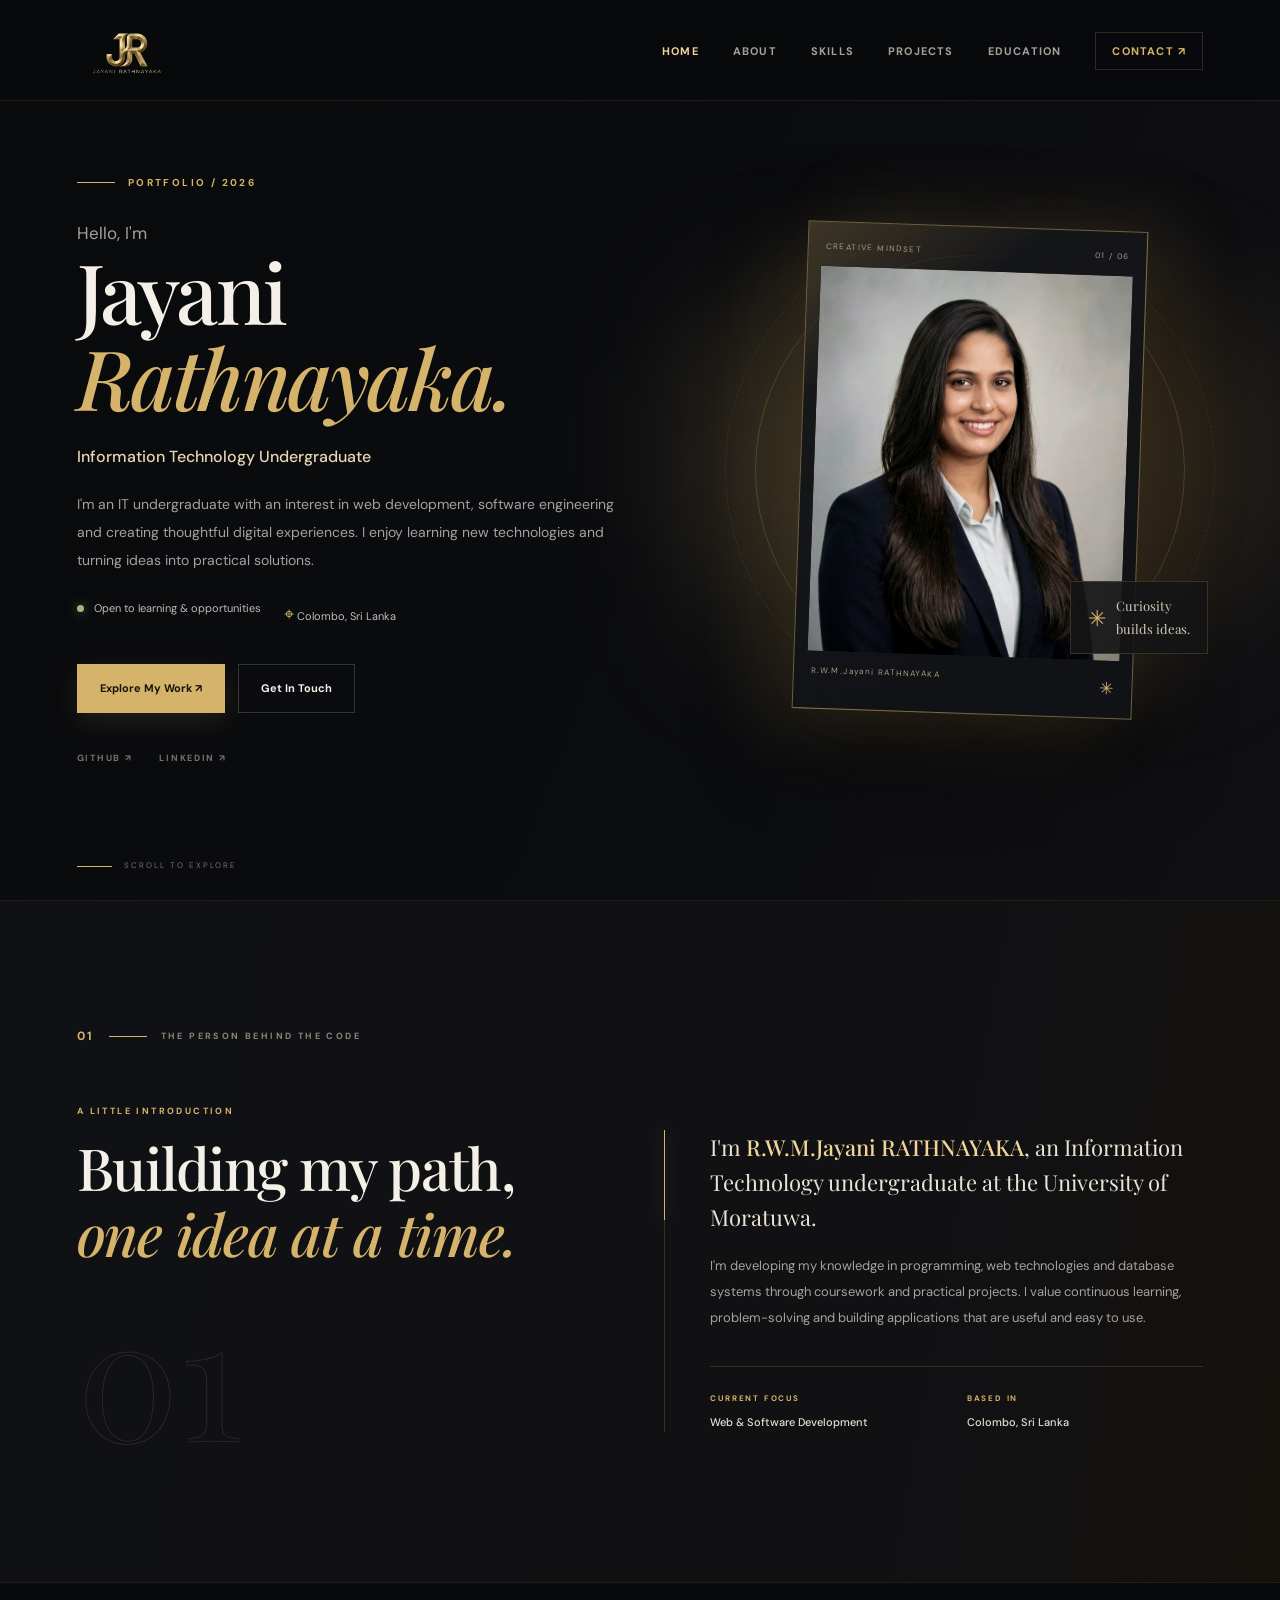
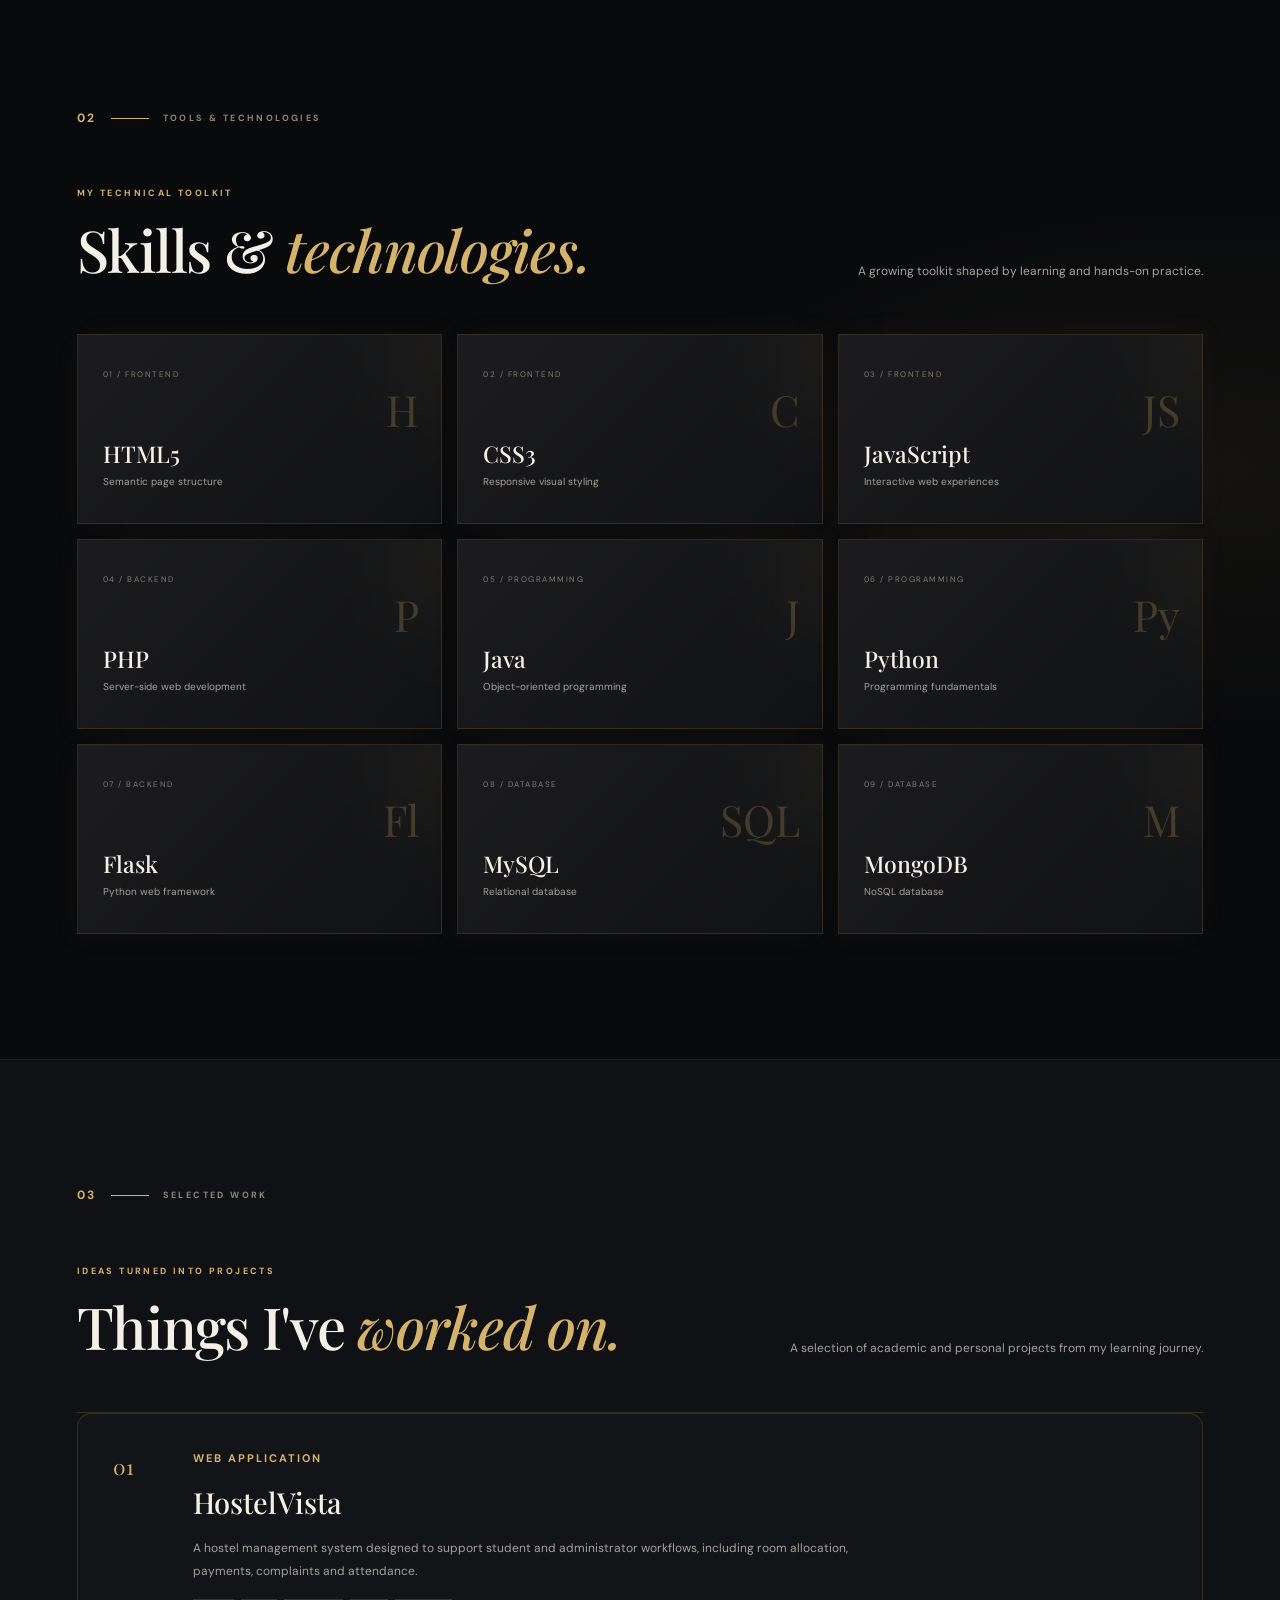
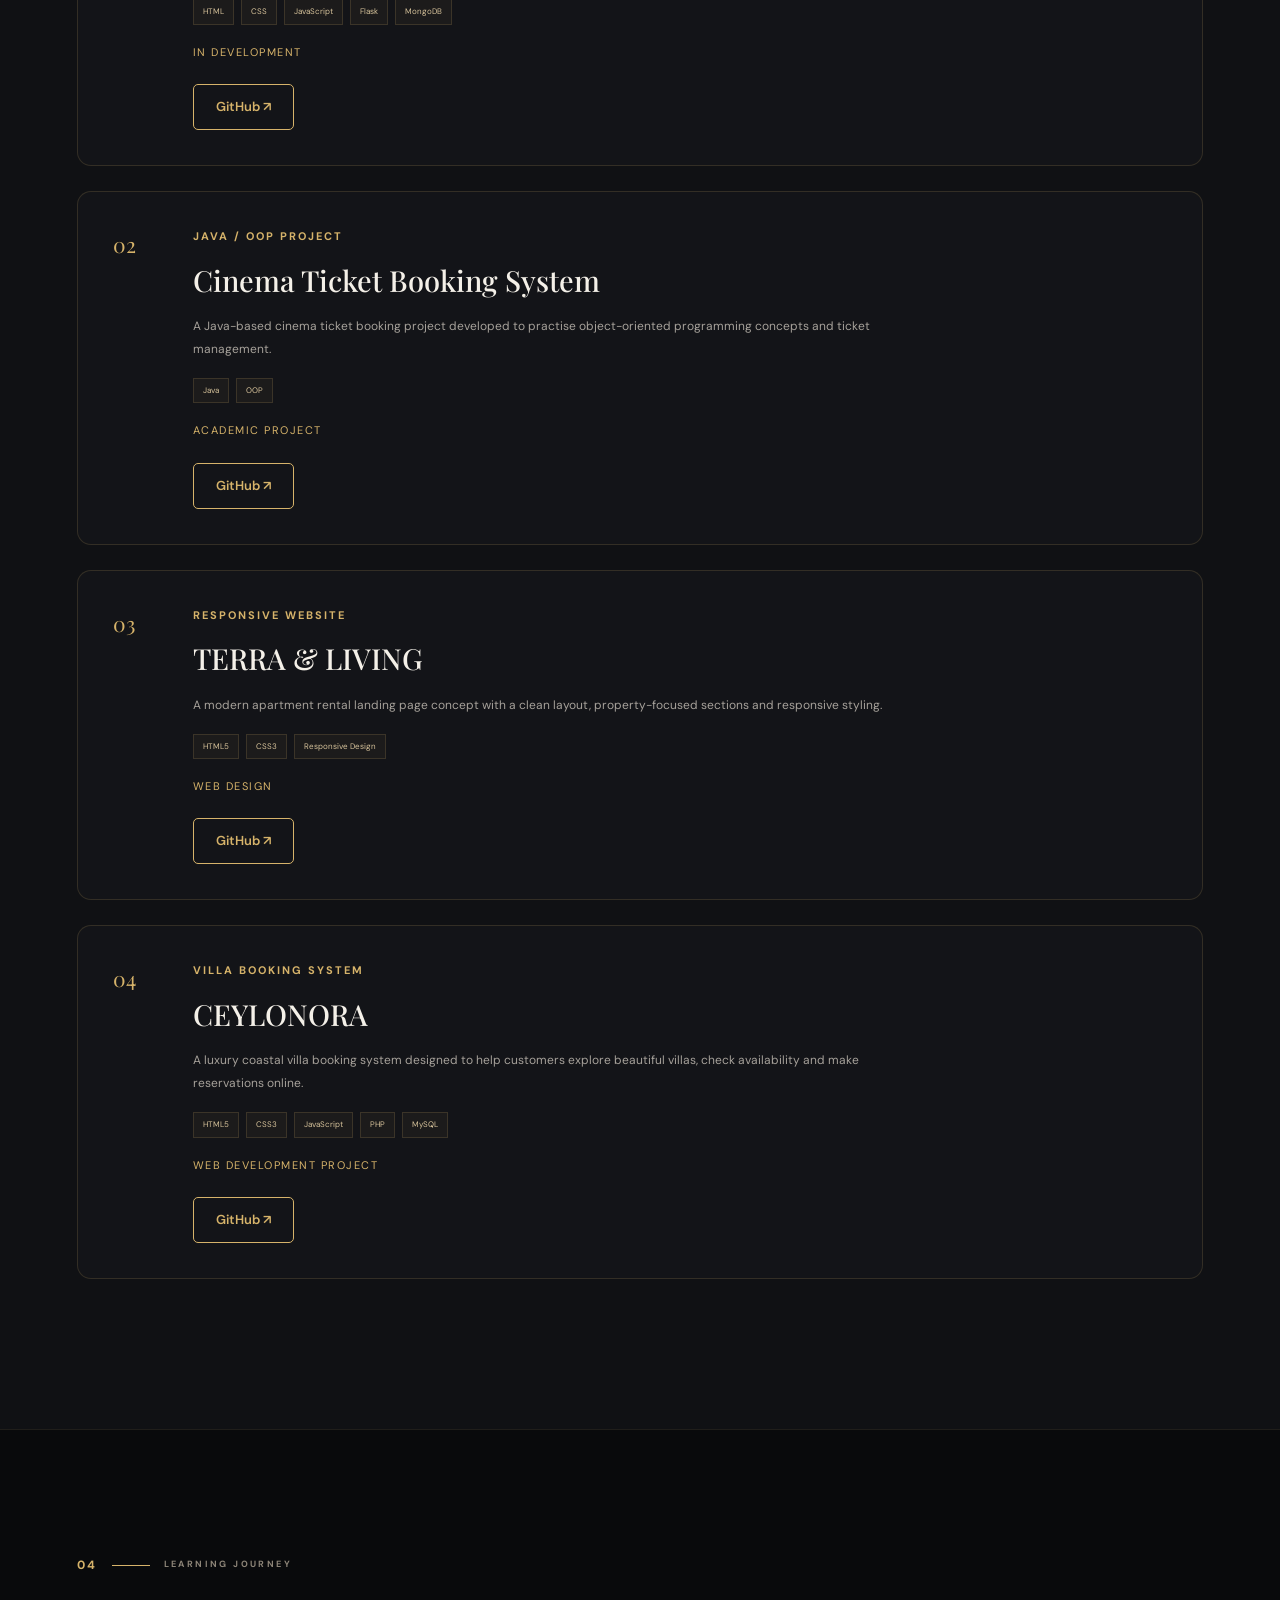
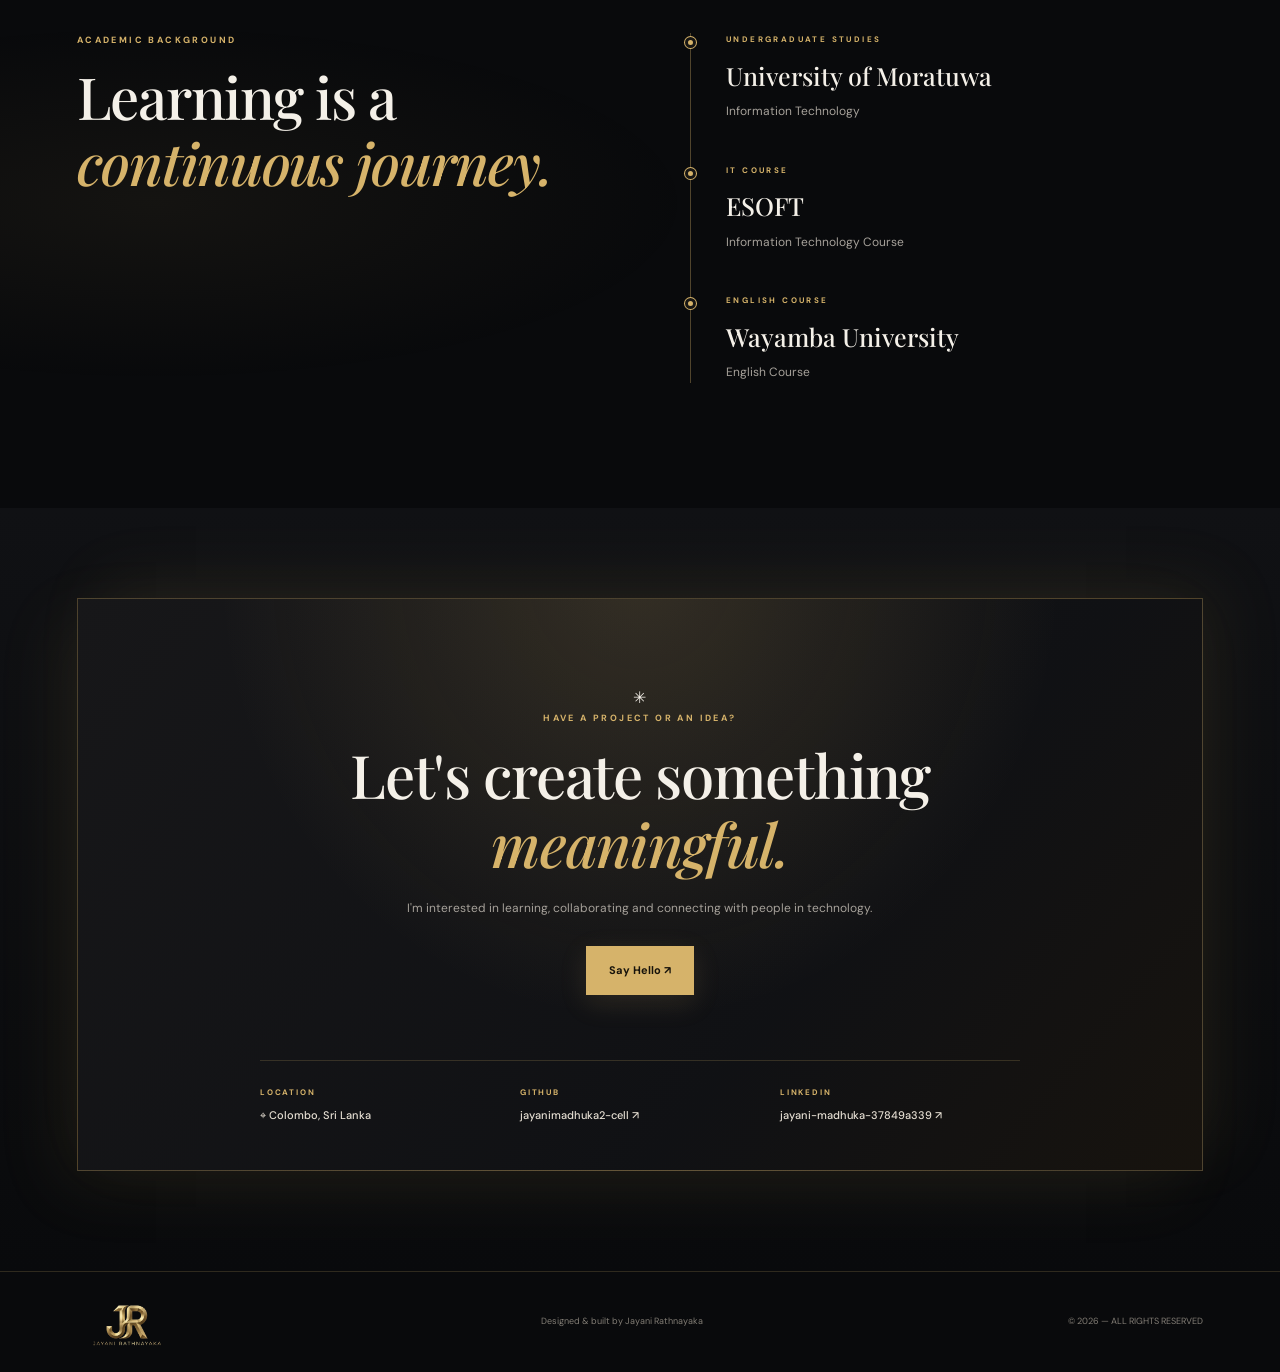
<file: WebDev-L1-Portfolio/index.html>
<!DOCTYPE html>
<html lang="en">
<head>
    <meta charset="UTF-8">
    <meta name="viewport" content="width=device-width, initial-scale=1.0">
    <meta name="description" content="Personal portfolio of Jayani Rathnayaka, Information Technology Undergraduate.">

    <title>Jayani Rathnayaka | Portfolio</title>

    <!-- Google Fonts -->
    <link rel="preconnect" href="https://fonts.googleapis.com">
    <link rel="preconnect" href="https://fonts.gstatic.com" crossorigin>

    <link href="https://fonts.googleapis.com/css2?family=DM+Sans:wght@400;500;600;700&family=Playfair+Display:wght@500;600;700&display=swap" rel="stylesheet">

    <!-- CSS -->
    <link rel="stylesheet" href="style.css">

    <!-- JavaScript -->
    <script src="script.js" defer></script>
</head>

<body>

    <div class="page-glow page-glow-left"></div>
    <div class="page-glow page-glow-right"></div>

    <!-- NAVIGATION -->
    <header class="site-header">

        <nav class="navbar container">

            <a href="#home" class="brand">
              <img src="images/logo.jpg" alt="Jayani Logo">
           </a>

            <button class="menu-toggle" id="menuToggle"
                aria-label="Open navigation menu"
                aria-expanded="false">
                <span></span>
                <span></span>
                <span></span>
            </button>

            <ul class="nav-links" id="navLinks">

                <li><a href="#home" class="nav-link active">Home</a></li>
                <li><a href="#about" class="nav-link">About</a></li>
                <li><a href="#skills" class="nav-link">Skills</a></li>
                <li><a href="#projects" class="nav-link">Projects</a></li>
                <li><a href="#education" class="nav-link">Education</a></li>
                <li><a href="#contact" class="nav-link nav-contact">Contact ↗</a></li>

            </ul>

        </nav>

    </header>


    <main>

        <!-- HERO SECTION -->
        <section class="hero" id="home">

            <div class="container hero-layout">

                <div class="hero-copy reveal">

                    <p class="eyebrow">
                        <span></span>
                        PORTFOLIO / 2026
                    </p>

                    <p class="hero-intro">Hello, I'm</p>

                    <h1>
                        Jayani
                        <span>Rathnayaka.</span>
                    </h1>

                    <h2>Information Technology Undergraduate</h2>

                    <p class="hero-description">
                        I'm an IT undergraduate with an interest in web
                        development, software engineering and creating
                        thoughtful digital experiences.

                        I enjoy learning new technologies and turning
                        ideas into practical solutions.
                    </p>

                    <div class="hero-meta">

                        <span>
                            <i class="status-dot"></i>
                            Open to learning & opportunities
                        </span>

                        <span class="location">
                            <span class="pin-icon">⌖</span>
                            Colombo, Sri Lanka
                        </span>

                    </div>

                    <div class="hero-actions">

                        <a href="#projects" class="button button-gold">
                            Explore My Work ↗
                        </a>

                        <a href="#contact" class="button button-ghost">
                            Get In Touch
                        </a>

                    </div>

                    <div class="hero-socials">

                        <a href="https://github.com/jayanimadhuka2-cell"
                           target="_blank" rel="noopener noreferrer">
                            GITHUB ↗
                        </a>

                        <!-- Replace # with your LinkedIn URL -->
                        <a href="https://www.linkedin.com/in/jayani-madhuka-37849a339" 
                           target="_blank" rel="noopener noreferrer">
                            LINKEDIN ↗
                        </a>

                    </div>

                </div>


                <!-- PROFILE PHOTO -->
                <div class="hero-art reveal">

                    <div class="portrait-orbit orbit-one"></div>
                    <div class="portrait-orbit orbit-two"></div>

                    <div class="portrait-card">

                        <div class="portrait-topline">
                            <span>CREATIVE MINDSET</span>
                            <span>01 / 06</span>
                        </div>

                        <div class="portrait-image-wrap">

                            <img
                                src="images/profile.jpg"
                                alt="Jayani Rathnayaka"
                                class="portrait-image"
                                onerror="this.style.display='none'; this.nextElementSibling.style.display='flex';"
                            >

                            <div class="portrait-placeholder">
                                <span>MR</span>
                                <small>ADD YOUR PHOTO</small>
                            </div>

                        </div>

                        <div class="portrait-bottomline">
                            <span>R.W.M.Jayani RATHNAYAKA</span>
                            <span class="portrait-star">✳</span>
                        </div>

                    </div>

                    <div class="floating-note">
                        <span>✳</span>
                        <p>Curiosity<br>builds ideas.</p>
                    </div>

                </div>

            </div>

            <a href="#about" class="scroll-cue">
                <span></span>
                SCROLL TO EXPLORE
            </a>

        </section>


        <!-- ABOUT SECTION -->
        <section class="section section-about" id="about">

            <div class="container">

                <div class="section-kicker">
                    <span>01</span>
                    <span class="kicker-line"></span>
                    <span>THE PERSON BEHIND THE CODE</span>
                </div>

                <div class="about-layout">

                    <div class="section-title-block reveal">

                        <p class="small-label">A LITTLE INTRODUCTION</p>

                        <h2>
                            Building my path,
                            <br>
                            <em>one idea at a time.</em>
                        </h2>

                        <div class="large-outline-number">01</div>

                    </div>


                    <div class="about-content reveal">

                        <p class="about-lead">
                            I'm <strong>R.W.M.Jayani RATHNAYAKA</strong>,
                            an Information Technology undergraduate
                            at the University of Moratuwa.
                        </p>

                        <p>
                            I'm developing my knowledge in programming,
                            web technologies and database systems through
                            coursework and practical projects.

                            I value continuous learning, problem-solving
                            and building applications that are useful
                            and easy to use.
                        </p>

                        <div class="about-facts">

                            <div>
                                <span class="fact-label">CURRENT FOCUS</span>
                                <strong>Web & Software Development</strong>
                            </div>

                            <div>
                                <span class="fact-label">BASED IN</span>
                                <strong>Colombo, Sri Lanka</strong>
                            </div>

                        </div>

                    </div>

                </div>

            </div>

        </section>


        <!-- SKILLS SECTION -->
        <section class="section section-skills" id="skills">

            <div class="container">

                <div class="section-kicker">
                    <span>02</span>
                    <span class="kicker-line"></span>
                    <span>TOOLS & TECHNOLOGIES</span>
                </div>

                <div class="section-heading-row">

                    <div>
                        <p class="small-label">MY TECHNICAL TOOLKIT</p>
                        <h2>Skills & <em>technologies.</em></h2>
                    </div>

                    <p class="heading-aside">
                        A growing toolkit shaped by
                        learning and hands-on practice.
                    </p>

                </div>


                <div class="skills-grid">

                    <article class="skill-card reveal">
                        <span class="skill-count">01 / FRONTEND</span>
                        <div class="skill-monogram">H</div>
                        <h3>HTML5</h3>
                        <p>Semantic page structure</p>
                    </article>

                    <article class="skill-card reveal">
                        <span class="skill-count">02 / FRONTEND</span>
                        <div class="skill-monogram">C</div>
                        <h3>CSS3</h3>
                        <p>Responsive visual styling</p>
                    </article>

                    <article class="skill-card reveal">
                        <span class="skill-count">03 / FRONTEND</span>
                        <div class="skill-monogram">JS</div>
                        <h3>JavaScript</h3>
                        <p>Interactive web experiences</p>
                    </article>

                    <article class="skill-card reveal">
                        <span class="skill-count">04 / BACKEND</span>
                        <div class="skill-monogram">P</div>
                        <h3>PHP</h3>
                        <p>Server-side web development</p>
                    </article>

                    <article class="skill-card reveal">
                        <span class="skill-count">05 / PROGRAMMING</span>
                        <div class="skill-monogram">J</div>
                        <h3>Java</h3>
                        <p>Object-oriented programming</p>
                    </article>

                    <article class="skill-card reveal">
                        <span class="skill-count">06 / PROGRAMMING</span>
                        <div class="skill-monogram">Py</div>
                        <h3>Python</h3>
                        <p>Programming fundamentals</p>
                    </article>

                    <article class="skill-card reveal">
                        <span class="skill-count">07 / BACKEND</span>
                        <div class="skill-monogram">Fl</div>
                        <h3>Flask</h3>
                        <p>Python web framework</p>
                    </article>

                    <article class="skill-card reveal">
                        <span class="skill-count">08 / DATABASE</span>
                        <div class="skill-monogram">SQL</div>
                        <h3>MySQL</h3>
                        <p>Relational database</p>
                    </article>

                    <article class="skill-card reveal">
                        <span class="skill-count">09 / DATABASE</span>
                        <div class="skill-monogram">M</div>
                        <h3>MongoDB</h3>
                        <p>NoSQL database</p>
                    </article>

                </div>

            </div>

        </section>


        <!-- PROJECTS SECTION -->
       
<!-- PROJECTS SECTION -->
<section class="section section-projects" id="projects">

    <div class="container">

        <div class="section-kicker">
            <span>03</span>
            <span class="kicker-line"></span>
            <span>SELECTED WORK</span>
        </div>

        <div class="section-heading-row">
            <div>
                <p class="small-label">IDEAS TURNED INTO PROJECTS</p>
                <h2>Things I've <em>worked on.</em></h2>
            </div>

            <p class="heading-aside">
                A selection of academic and personal
                projects from my learning journey.
            </p>
        </div>

        <div class="projects-list">

            <!-- PROJECT 01 - HOSTELVISTA -->
            <article class="project-card featured-project reveal">

                <div class="project-number">01</div>

                <div class="project-main">
                    <p class="project-type">WEB APPLICATION</p>
                    <h3>HostelVista</h3>

                    <p>
                        A hostel management system designed to support
                        student and administrator workflows, including
                        room allocation, payments, complaints and attendance.
                    </p>

                    <div class="tag-list">
                        <span>HTML</span>
                        <span>CSS</span>
                        <span>JavaScript</span>
                        <span>Flask</span>
                        <span>MongoDB</span>
                    </div>

                    <span class="project-status">IN DEVELOPMENT</span>

                    <div class="project-actions">
                        <a href="https://github.com/jayanimadhuka2-cell/HostelVista"
                           target="_blank"
                           rel="noopener noreferrer"
                           class="project-btn github-btn">
                            GitHub ↗
                        </a>
                    </div>
                </div>

            </article>


            <!-- PROJECT 02 - CINEMA TICKET BOOKING -->
            <article class="project-card featured-project reveal">

                <div class="project-number">02</div>

                <div class="project-main">
                    <p class="project-type">JAVA / OOP PROJECT</p>
                    <h3>Cinema Ticket Booking System</h3>

                    <p>
                        A Java-based cinema ticket booking project
                        developed to practise object-oriented programming
                        concepts and ticket management.
                    </p>

                    <div class="tag-list">
                        <span>Java</span>
                        <span>OOP</span>
                    </div>

                    <span class="project-status">ACADEMIC PROJECT</span>

                    <div class="project-actions">
                        <!-- Replace with the actual project repository URL -->
                        <a href="https://github.com/jayanimadhuka2-cell/cinema-ticket-booking-system"
                           target="_blank"
                           rel="noopener noreferrer"
                           class="project-btn github-btn">
                            GitHub ↗
                        </a>
                    </div>
                </div>

            </article>


            <!-- PROJECT 03 - TERRA & LIVING -->
            <article class="project-card featured-project reveal">

                <div class="project-number">03</div>

                <div class="project-main">
                    <p class="project-type">RESPONSIVE WEBSITE</p>
                    <h3>TERRA &amp; LIVING</h3>

                    <p>
                        A modern apartment rental landing page concept
                        with a clean layout, property-focused sections
                        and responsive styling.
                    </p>

                    <div class="tag-list">
                        <span>HTML5</span>
                        <span>CSS3</span>
                        <span>Responsive Design</span>
                    </div>

                    <span class="project-status">WEB DESIGN</span>

                    <div class="project-actions">
                        <a href="https://github.com/jayanimadhuka2-cell/OIBSIP/tree/main/WebDev-L1-LandingPage"
                           target="_blank"
                           rel="noopener noreferrer"
                           class="project-btn github-btn">
                            GitHub ↗
                        </a>
                    </div>
                </div>

            </article>


            <!-- PROJECT 04 - CEYLONORA -->
            <article class="project-card featured-project reveal">

                <div class="project-number">04</div>

                <div class="project-main">
                    <p class="project-type">VILLA BOOKING SYSTEM</p>
                    <h3>CEYLONORA</h3>

                    <p>
                        A luxury coastal villa booking system designed
                        to help customers explore beautiful villas,
                        check availability and make reservations online.
                    </p>

                    <div class="tag-list">
                        <span>HTML5</span>
                        <span>CSS3</span>
                        <span>JavaScript</span>
                        <span>PHP</span>
                        <span>MySQL</span>
                    </div>

                    <span class="project-status">WEB DEVELOPMENT PROJECT</span>

                    <div class="project-actions">
                        <!-- Replace with the actual project repository URL -->
                        <a href="https://github.com/jayanimadhuka2-cell"
                           target="_blank"
                           rel="noopener noreferrer"
                           class="project-btn github-btn">
                            GitHub ↗
                        </a>
                    </div>
                </div>

            </article>

        </div>

    </div>

</section>



        <!-- EDUCATION SECTION -->
        <section class="section section-education" id="education">

            <div class="container">

                <div class="section-kicker">
                    <span>04</span>
                    <span class="kicker-line"></span>
                    <span>LEARNING JOURNEY</span>
                </div>

                <div class="education-layout">

                    <div class="section-title-block reveal">

                        <p class="small-label">ACADEMIC BACKGROUND</p>

                        <h2>
                            Learning is a
                            <br>
                            <em>continuous journey.</em>
                        </h2>

                    </div>


                    <div class="timeline">

                        <article class="timeline-item reveal">

                            <span class="timeline-marker"></span>

                            <p class="timeline-date">UNDERGRADUATE STUDIES</p>

                            <h3>University of Moratuwa</h3>

                            <p>Information Technology</p>

                        </article>


                        <article class="timeline-item reveal">

                            <span class="timeline-marker"></span>

                            <p class="timeline-date">IT COURSE</p>

                            <h3>ESOFT</h3>

                            <p>Information Technology Course</p>

                        </article>


                        <article class="timeline-item reveal">

                            <span class="timeline-marker"></span>

                            <p class="timeline-date">ENGLISH COURSE</p>

                            <h3>Wayamba University</h3>

                            <p>English Course</p>

                        </article>

                    </div>

                </div>

            </div>

        </section>


        <!-- CONTACT SECTION -->
        <section class="section section-contact" id="contact">

            <div class="container">

                <div class="contact-panel reveal">

                    <div class="contact-decoration">✳</div>

                    <p class="small-label">HAVE A PROJECT OR AN IDEA?</p>

                    <h2>
                        Let's create something
                        <br>
                        <em>meaningful.</em>
                    </h2>

                    <p class="contact-description">
                        I'm interested in learning, collaborating
                        and connecting with people in technology.
                    </p>

                    <!-- Replace with your actual email address -->
                    <a href="mailto:jayanimadhuka2@gmail.com"
                       class="button button-gold contact-button">
                        Say Hello ↗
                    </a>


                    <div class="contact-details">

                        <div>
                            <span class="fact-label">LOCATION</span>
                            <strong>⌖ Colombo, Sri Lanka</strong>
                        </div>

                        <div>
                            <span class="fact-label">GITHUB</span>
                            <a href="https://github.com/jayanimadhuka2-cell"
                               target="_blank" rel="noopener noreferrer">
                                jayanimadhuka2-cell ↗
                            </a>
                        </div>

                        <div>
                            <span class="fact-label">LINKEDIN</span>
                            <a href="https://www.linkedin.com/in/jayani-madhuka-37849a339"
                               target="_blank" rel="noopener noreferrer">
                                jayani-madhuka-37849a339 ↗
                            </a>
                        </div>

                    </div>

                </div>

            </div>

        </section>

    </main>


    <!-- FOOTER -->
    <footer class="site-footer">

        <div class="container footer-inner">

            <a href="#home" class="brand footer-brand"><img src="images/logo.jpg" alt="Jayani Logo"></a>

            <p>Designed & built by Jayani Rathnayaka</p>

            <p>
                © <span id="currentYear"></span>
                — ALL RIGHTS RESERVED
            </p>

        </div>

    </footer>


    <a href="#home" class="back-to-top" aria-label="Back to top">↑</a>

</body>
</html>
</file>
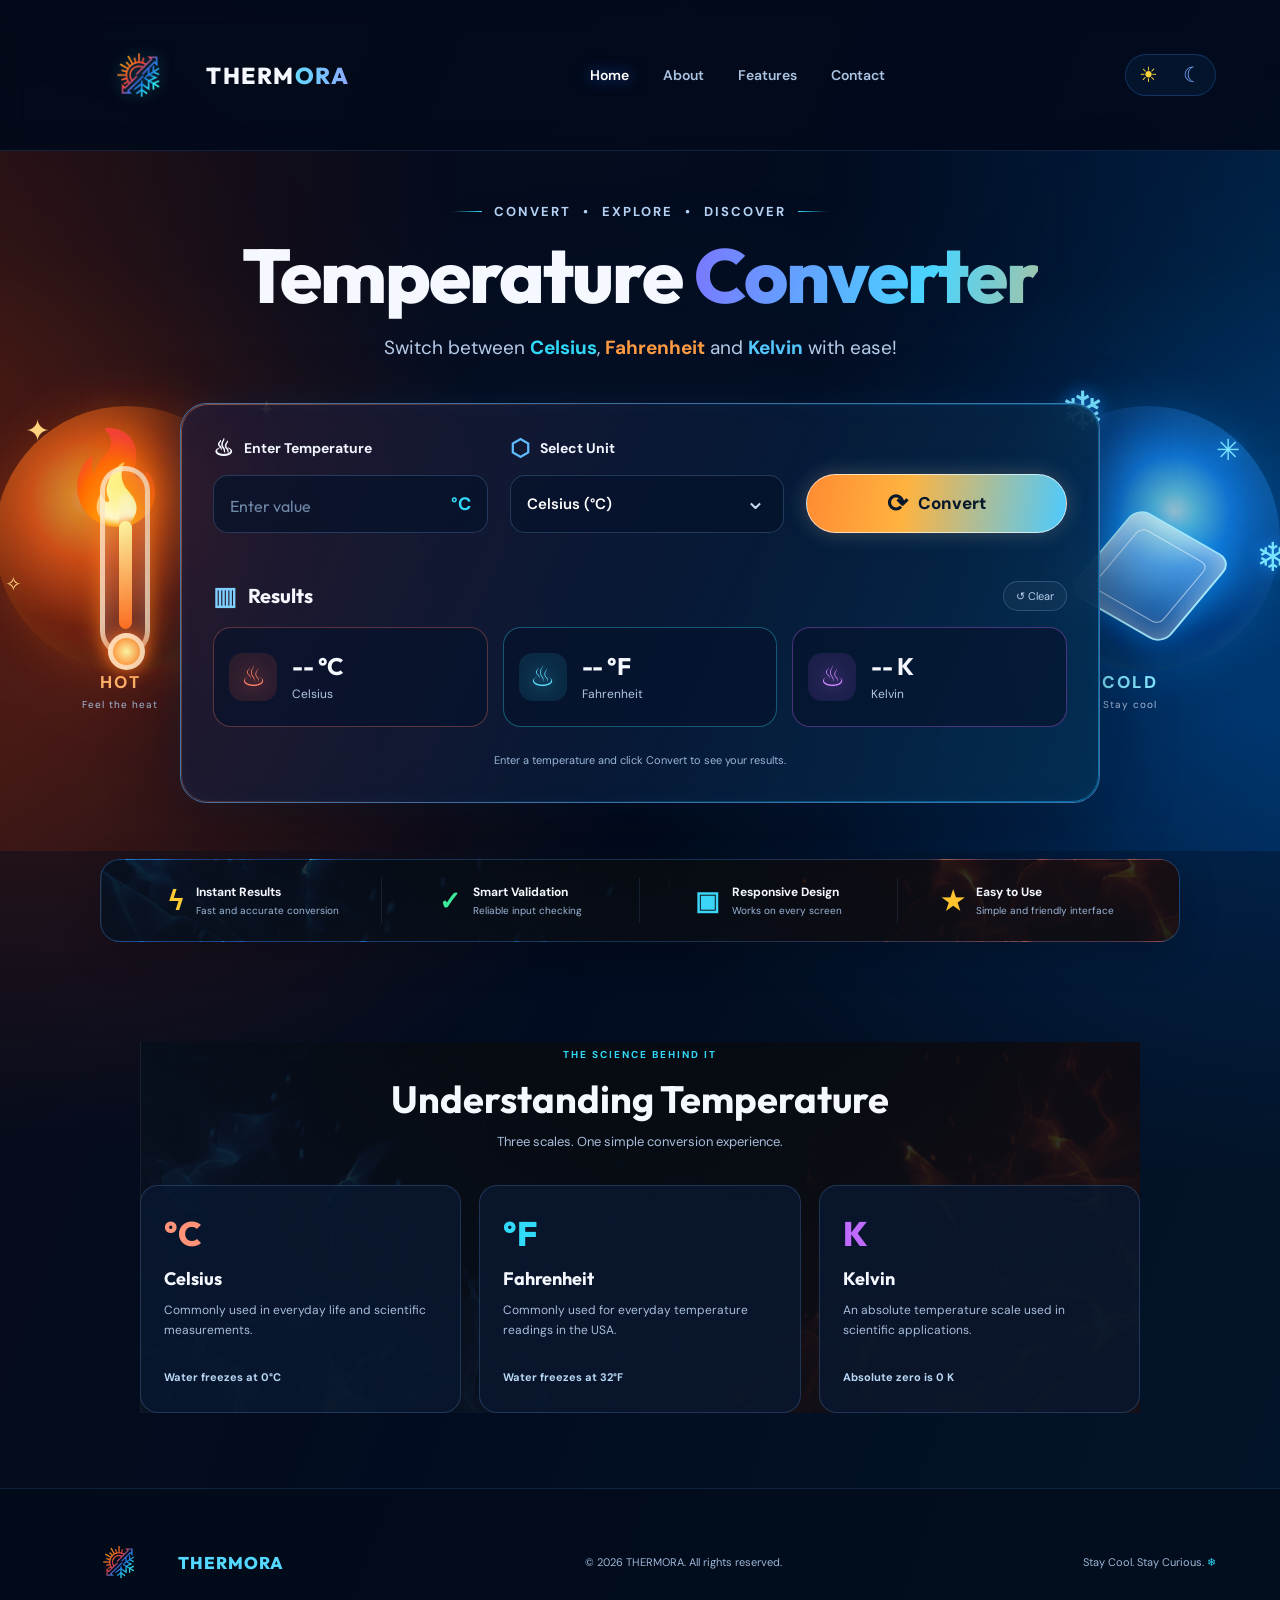
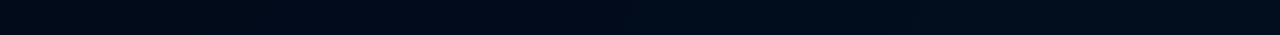
<file: WebDev-L1-TemperatureConverter/index.html>
<!DOCTYPE html>
<html lang="en">
<head>
    <meta charset="UTF-8">
    <meta name="viewport" content="width=device-width, initial-scale=1.0">

    <meta name="description" content="THERMORA - A beautiful and interactive Celsius, Fahrenheit and Kelvin temperature converter.">

    <title>THERMORA | Temperature Converter</title>

    <link rel="preconnect" href="https://fonts.googleapis.com">
    <link rel="preconnect" href="https://fonts.gstatic.com" crossorigin>
    <link href="https://fonts.googleapis.com/css2?family=Outfit:wght@400;500;600;700;800&family=DM+Sans:wght@400;500;600;700&display=swap" rel="stylesheet">

    <link rel="stylesheet" href="style.css">
</head>

<body>

    <!-- Background Effects -->
    <div class="ambient ambient-hot"></div>
    <div class="ambient ambient-cold"></div>

    <!-- Header -->
    <header class="header" id="home">

      
    <a href="#home" class="brand">
        <img src="images/logo..png" alt="THERMORA Logo">
        <span>THERM<span class="brand-gradient">ORA</span></span>
    </a>

        

        <nav class="navigation">
            <a href="#home" class="nav-link active">Home</a>
            <a href="#about" class="nav-link">About</a>
            <a href="#features" class="nav-link">Features</a>
            <a href="#contact" class="nav-link">Contact</a>
        </nav>

        <button class="theme-toggle" id="themeToggle" type="button"
                aria-label="Toggle color theme">
            <span class="sun-icon">☀</span>
            <span class="moon-icon">☾</span>
        </button>

        <button class="mobile-menu" id="mobileMenu" type="button"
                aria-label="Toggle navigation">
            ☰
        </button>

    </header>


    <!-- Main Hero -->
    <main>

        <section class="hero" id="about">

            <!-- Hot Side Illustration -->
            <div class="temperature-art hot-art" aria-hidden="true">

                <div class="fire-orb"></div>

                <div class="fire-glow"></div>

                <div class="fire-symbol">🔥</div>

                <div class="big-thermometer">
                    <div class="thermometer-glass">
                        <div class="thermometer-liquid"></div>
                    </div>
                    <div class="thermometer-bulb"></div>
                </div>

                <div class="hot-label">
                    <span>HOT</span>
                    <small>Feel the heat</small>
                </div>

                <span class="floating-particle particle-one">✦</span>
                <span class="floating-particle particle-two">✧</span>
                <span class="floating-particle particle-three">✦</span>

            </div>


            <!-- Cold Side Illustration -->
            <div class="temperature-art cold-art" aria-hidden="true">

                <div class="ice-orb"></div>

                <div class="snowflake snow-one">❄</div>
                <div class="snowflake snow-two">❄</div>
                <div class="snowflake snow-three">✳</div>

                <div class="ice-cube">
                    <div class="ice-cube-inner"></div>
                </div>

                <div class="cold-label">
                    <span>COLD</span>
                    <small>Stay cool</small>
                </div>

            </div>


            <!-- Hero Content -->
            <div class="hero-content">

                <div class="hero-eyebrow">
                    <span class="eyebrow-line"></span>
                    CONVERT <span>•</span> EXPLORE <span>•</span> DISCOVER
                    <span class="eyebrow-line"></span>
                </div>

                <h1>
                    Temperature
                    <span class="gradient-title">Converter</span>
                </h1>

                <p class="hero-description">
                    Switch between
                    <span class="cyan-text">Celsius</span>,
                    <span class="orange-text">Fahrenheit</span> and
                    <span class="blue-text">Kelvin</span>
                    with ease!
                </p>

            </div>


            <!-- Converter Panel -->
            <section class="converter-panel" aria-label="Temperature converter">

                <form id="converterForm" novalidate>

                    <div class="converter-controls">

                        <!-- Temperature Input -->
                        <div class="field-group">

                            <label for="temperatureInput">
                                <span class="label-icon">♨</span>
                                Enter Temperature
                            </label>

                            <div class="input-box">
                                <input
                                    type="text"
                                    id="temperatureInput"
                                    placeholder="Enter value"
                                    inputmode="decimal"
                                    autocomplete="off"
                                    aria-describedby="inputError"
                                >

                                <span class="input-unit-symbol" id="inputSymbol">°C</span>
                            </div>

                        </div>


                        <!-- Unit Selector -->
                        <div class="field-group">

                            <label for="unitSelect">
                                <span class="label-icon unit-icon">⬡</span>
                                Select Unit
                            </label>

                            <div class="select-box">
                                <select id="unitSelect">
                                    <option value="celsius">Celsius (°C)</option>
                                    <option value="fahrenheit">Fahrenheit (°F)</option>
                                    <option value="kelvin">Kelvin (K)</option>
                                </select>
                                <span class="select-arrow">⌄</span>
                            </div>

                        </div>


                        <!-- Convert Button -->
                        <div class="button-field">

                            <button type="submit" class="convert-button">
                                <span class="convert-icon">⟳</span>
                                <span>Convert</span>
                            </button>

                        </div>

                    </div>


                    <!-- Validation Message -->
                    <div class="error-message" id="inputError" role="alert"></div>


                    <!-- Results -->
                    <div class="results-area">

                        <div class="results-heading">
                            <h2>
                                <span class="results-icon">▥</span>
                                Results
                            </h2>

                            <button type="button" id="clearButton" class="clear-button">
                                ↺ Clear
                            </button>
                        </div>


                        <div class="result-grid">

                            <!-- Celsius -->
                            <article class="result-card celsius-card" id="celsiusCard">

                                <div class="result-icon thermometer-icon">
                                    <span>♨</span>
                                </div>

                                <div class="result-information">
                                    <p class="result-value" id="celsiusResult">-- °C</p>
                                    <p class="result-name">Celsius</p>
                                </div>

                            </article>


                            <!-- Fahrenheit -->
                            <article class="result-card fahrenheit-card" id="fahrenheitCard">

                                <div class="result-icon thermometer-icon">
                                    <span>♨</span>
                                </div>

                                <div class="result-information">
                                    <p class="result-value" id="fahrenheitResult">-- °F</p>
                                    <p class="result-name">Fahrenheit</p>
                                </div>

                            </article>


                            <!-- Kelvin -->
                            <article class="result-card kelvin-card" id="kelvinCard">

                                <div class="result-icon thermometer-icon">
                                    <span>♨</span>
                                </div>

                                <div class="result-information">
                                    <p class="result-value" id="kelvinResult">-- K</p>
                                    <p class="result-name">Kelvin</p>
                                </div>

                            </article>

                        </div>

                        <p class="result-status" id="resultStatus" aria-live="polite">
                            Enter a temperature and click Convert to see your results.
                        </p>

                    </div>

                </form>

            </section>

        </section>


        <!-- Features -->
        <section class="features-section" id="features">

            <div class="feature-item">
                <span class="feature-icon lightning">ϟ</span>
                <div>
                    <h3>Instant Results</h3>
                    <p>Fast and accurate conversion</p>
                </div>
            </div>

            <div class="feature-item">
                <span class="feature-icon shield">✓</span>
                <div>
                    <h3>Smart Validation</h3>
                    <p>Reliable input checking</p>
                </div>
            </div>

            <div class="feature-item">
                <span class="feature-icon device">▣</span>
                <div>
                    <h3>Responsive Design</h3>
                    <p>Works on every screen</p>
                </div>
            </div>

            <div class="feature-item">
                <span class="feature-icon star">★</span>
                <div>
                    <h3>Easy to Use</h3>
                    <p>Simple and friendly interface</p>
                </div>
            </div>

        </section>


        <!-- About / Formula Section -->
        <section class="info-section">

            <div class="info-heading">
                <span class="section-tag">THE SCIENCE BEHIND IT</span>
                <h2>Understanding Temperature</h2>
                <p>Three scales. One simple conversion experience.</p>
            </div>

            <div class="scale-grid">

                <article class="scale-card scale-celsius">
                    <span class="scale-symbol">°C</span>
                    <h3>Celsius</h3>
                    <p>Commonly used in everyday life and scientific measurements.</p>
                    <span class="scale-detail">Water freezes at 0°C</span>
                </article>

                <article class="scale-card scale-fahrenheit">
                    <span class="scale-symbol">°F</span>
                    <h3>Fahrenheit</h3>
                    <p>Commonly used for everyday temperature readings in the USA.</p>
                    <span class="scale-detail">Water freezes at 32°F</span>
                </article>

                <article class="scale-card scale-kelvin">
                    <span class="scale-symbol">K</span>
                    <h3>Kelvin</h3>
                    <p>An absolute temperature scale used in scientific applications.</p>
                    <span class="scale-detail">Absolute zero is 0 K</span>
                </article>

            </div>

        </section>

    </main>


    <!-- Footer -->
    <footer class="footer" id="contact">

        
    <a href="#home" class="footer-brand">
       <img src="images/logo..png" alt="THERMORA Logo">
       <span>THERMORA</span>
    </a>


        <p>© 2026 THERMORA. All rights reserved.</p>

        <p class="footer-message">
            Stay Cool. Stay Curious. <span>❄</span>
        </p>

    </footer>


    <script src="script.js"></script>

</body>
</html>
</file>
<file: WebDev-L1-Portfolio/style.css>
/* =========================================
   MADHUKA RATHNAYAKA - DARK LUXURY PORTFOLIO
   ========================================= */

:root {
    --bg: #090a0c;
    --bg-soft: #101114;
    --surface: #151619;
    --gold: #d6b36a;
    --gold-bright: #f0d59a;
    --text: #f4f0e8;
    --muted: #a6a19a;
    --line: rgba(214, 179, 106, 0.19);

    --heading: "Playfair Display", Georgia, serif;
    --body: "DM Sans", Arial, sans-serif;

    --container: 1160px;
}

* {
    margin: 0;
    padding: 0;
    box-sizing: border-box;
}

html {
    scroll-behavior: smooth;
    scroll-padding-top: 90px;
}

body {
    min-width: 320px;
    background: var(--bg);
    color: var(--text);
    font-family: var(--body);
    line-height: 1.7;
    overflow-x: hidden;
}

a {
    color: inherit;
    text-decoration: none;
}

button {
    font: inherit;
}

ul {
    list-style: none;
}

.container {
    width: min(var(--container), 88%);
    margin-inline: auto;
}

.section {
    padding: 125px 0;
    position: relative;
}

/* SIDE GOLD LIGHTING */

.page-glow {
    position: fixed;
    z-index: -1;
    top: 10%;
    width: 300px;
    height: 65vh;
    pointer-events: none;
    filter: blur(100px);
    opacity: 0.13;
}

.page-glow-left {
    left: -245px;
    background: radial-gradient(
        ellipse,
        rgba(214,179,106,0.8),
        transparent 68%
    );
}

.page-glow-right {
    right: -245px;
    top: 38%;
    background: radial-gradient(
        ellipse,
        rgba(178,132,62,0.8),
        transparent 68%
    );
}

/* NAVIGATION */

.site-header {
    position: fixed;
    inset: 0 0 auto;
    z-index: 1000;
    background: rgba(9,10,12,0.88);
    border-bottom: 1px solid rgba(214,179,106,0.12);
    backdrop-filter: blur(18px);
}

.navbar {
    min-height: 82px;
    display: flex;
    align-items: center;
    justify-content: space-between;
}

.brand {
    font-family: var(--heading);
    font-size: 36px;
    font-weight: 700;
}

.brand span {
    color: var(--gold);
}

.nav-links {
    display: flex;
    align-items: center;
    gap: 34px;
}

.nav-link {
    color: var(--muted);
    font-size: 11px;
    font-weight: 700;
    letter-spacing: 1.2px;
    text-transform: uppercase;
    transition: color 0.25s;
}

.nav-link:hover,
.nav-link.active {
    color: var(--gold-bright);
}

.nav-contact {
    color: var(--gold);
    border: 1px solid var(--line);
    padding: 11px 16px;
}

/* MOBILE MENU */

.menu-toggle {
    display: none;
    border: 0;
    background: transparent;
    cursor: pointer;
}

/* HERO */

.hero {
    min-height: 100vh;
    padding: 150px 0 110px;
    display: flex;
    align-items: center;
    overflow: hidden;

    background:
        radial-gradient(
            ellipse at 83% 49%,
            rgba(214,179,106,0.075),
            transparent 34%
        ),
        linear-gradient(
            110deg,
            #090a0c,
            #0b0c0f 58%,
            #101013
        );
}

.hero-layout {
    display: grid;
    grid-template-columns: 1.12fr 0.88fr;
    align-items: center;
    gap: 65px;
}

.eyebrow,
.small-label,
.section-kicker,
.project-type,
.timeline-date,
.fact-label {
    color: var(--gold);
    font-size: 10px;
    font-weight: 700;
    letter-spacing: 2.4px;
}

.eyebrow {
    display: flex;
    align-items: center;
    gap: 13px;
    margin-bottom: 28px;
}

.eyebrow span {
    width: 38px;
    height: 1px;
    background: var(--gold);
}

.hero-intro {
    color: var(--muted);
    font-size: 17px;
}

.hero h1 {
    font-family: var(--heading);
    font-size: clamp(54px, 6.5vw, 88px);
    font-weight: 500;
    letter-spacing: -2.8px;
    line-height: 1.04;
    margin-bottom: 22px;
}

.hero h1 span {
    color: var(--gold);
    display: block;
    font-style: italic;
}

.hero h2 {
    color: #e7d6b5;
    font-size: 16px;
    font-weight: 500;
    margin-bottom: 20px;
}

.hero-description {
    max-width: 540px;
    color: var(--muted);
    font-size: 14px;
    line-height: 2;
}

.hero-meta {
    display: flex;
    flex-wrap: wrap;
    gap: 23px;
    margin-top: 25px;
    color: #c2bdb5;
    font-size: 11px;
}

.status-dot {
    display: inline-block;
    width: 7px;
    height: 7px;
    border-radius: 50%;
    background: #9dba83;
    margin-right: 7px;
    box-shadow: 0 0 12px rgba(157,186,131,0.6);
}

.pin-icon {
    color: var(--gold);
    font-size: 18px;
}

.hero-actions {
    display: flex;
    flex-wrap: wrap;
    gap: 13px;
    margin-top: 34px;
}

.button {
    min-height: 49px;
    display: inline-flex;
    align-items: center;
    justify-content: center;
    gap: 15px;
    padding: 0 22px;
    font-size: 11px;
    font-weight: 700;
    transition: 0.3s;
}

.button:hover {
    transform: translateY(-4px);
}

.button-gold {
    color: #17130b;
    background: var(--gold);
    border: 1px solid var(--gold);
    box-shadow: 0 8px 28px rgba(214,179,106,0.13);
}

.button-gold:hover {
    background: var(--gold-bright);
    box-shadow: 0 10px 35px rgba(214,179,106,0.25);
}

.button-ghost {
    color: var(--text);
    border: 1px solid rgba(255,255,255,0.17);
}

.button-ghost:hover {
    color: var(--gold);
    border-color: var(--gold);
}

.hero-socials {
    display: flex;
    gap: 27px;
    margin-top: 38px;
}

.hero-socials a {
    color: #77736e;
    font-size: 9px;
    letter-spacing: 1.7px;
    font-weight: 700;
}

.hero-socials a:hover {
    color: var(--gold-bright);
}

/* PROFILE PHOTO */

.hero-art {
    min-height: 510px;
    display: flex;
    justify-content: center;
    align-items: center;
    position: relative;
    isolation: isolate;
}

.portrait-card {
    position: relative;
    z-index: 2;
    width: min(340px, 80%);
    padding: 13px;

    background: linear-gradient(
        145deg,
        rgba(214,179,106,0.24),
        rgba(21,22,25,0.95) 24%,
        #111215 80%
    );

    border: 1px solid rgba(214,179,106,0.48);

    box-shadow:
        -28px 24px 70px rgba(214,179,106,0.12),
        28px -20px 70px rgba(214,179,106,0.10),
        0 30px 90px rgba(0,0,0,0.65);

    transform: rotate(2deg);
    transition: 0.5s;
}

.portrait-card:hover {
    transform: rotate(0deg) translateY(-8px);

    box-shadow:
        -34px 28px 85px rgba(214,179,106,0.2),
        34px -24px 85px rgba(214,179,106,0.16),
        0 35px 90px rgba(0,0,0,0.7);
}

.portrait-topline,
.portrait-bottomline {
    display: flex;
    justify-content: space-between;
    color: #a99c81;
    font-size: 8px;
    letter-spacing: 1.4px;
    padding: 5px 4px 12px;
}

.portrait-image-wrap {
    height: 385px;
    overflow: hidden;
    background: radial-gradient(ellipse at 50% 30%, #4c3c24, #171719 65%);
}

.portrait-image {
    width: 100%;
    height: 100%;
    object-fit: cover;
    object-position: center top;
    filter: saturate(0.82) contrast(1.04);
}

.portrait-placeholder {
    height: 100%;
    display: none;
    flex-direction: column;
    align-items: center;
    justify-content: center;
    color: var(--gold);
}

.portrait-placeholder span {
    font-family: var(--heading);
    font-size: 100px;
}

.portrait-placeholder small {
    font-size: 8px;
    letter-spacing: 2px;
}

.portrait-bottomline {
    padding: 13px 4px 3px;
}

.portrait-star {
    color: var(--gold);
    font-size: 17px;
}

.portrait-orbit {
    position: absolute;
    border: 1px solid rgba(214,179,106,0.24);
    border-radius: 50%;
}

.orbit-one {
    width: 430px;
    height: 430px;
}

.orbit-two {
    width: 490px;
    height: 490px;
    border-style: dashed;
    opacity: 0.5;
}

.hero-art::before,
.hero-art::after {
    content: "";
    position: absolute;
    width: 180px;
    height: 300px;
    filter: blur(75px);
    z-index: 0;
}

.hero-art::before {
    background: rgba(214,179,106,0.25);
    left: 0;
}

.hero-art::after {
    background: rgba(170,119,48,0.2);
    right: 0;
}

.floating-note {
    position: absolute;
    z-index: 3;
    right: -1%;
    bottom: 14%;
    display: flex;
    align-items: center;
    gap: 10px;
    padding: 13px 17px;
    background: rgba(20,20,22,0.9);
    border: 1px solid var(--line);
    color: #d2c8b6;
    font-family: var(--heading);
    font-size: 13px;
}

.floating-note span {
    color: var(--gold);
    font-size: 22px;
}

.scroll-cue {
    position: absolute;
    left: 6%;
    bottom: 27px;
    display: flex;
    align-items: center;
    gap: 12px;
    color: #77736c;
    font-size: 8px;
    letter-spacing: 2px;
}

.scroll-cue span {
    width: 35px;
    height: 1px;
    background: var(--gold);
}

/* SECTION HEADINGS */

.section-kicker {
    display: flex;
    align-items: center;
    gap: 14px;
    margin-bottom: 58px;
    color: #8d8578;
    font-size: 9px;
}

.section-kicker > span:first-child {
    color: var(--gold);
    font-size: 12px;
}

.kicker-line {
    width: 38px;
    height: 1px;
    background: var(--gold);
}

.section h2 {
    font-family: var(--heading);
    font-size: clamp(38px, 5vw, 58px);
    font-weight: 500;
    letter-spacing: -1.3px;
    line-height: 1.15;
}

.section h2 em {
    color: var(--gold);
    font-weight: 500;
}

.small-label {
    margin-bottom: 14px;
    font-size: 9px;
}

.section-heading-row {
    display: flex;
    justify-content: space-between;
    align-items: end;
    gap: 30px;
    margin-bottom: 52px;
}

.heading-aside {
    color: var(--muted);
    font-size: 12px;
    line-height: 1.9;
}

/* ABOUT */

.section-about {
    background: linear-gradient(
        100deg,
        #101114,
        #111114 72%,
        #15120d
    );
    border-block: 1px solid rgba(214,179,106,0.08);
}

.about-layout {
    display: grid;
    grid-template-columns: 0.95fr 1.05fr;
    gap: 100px;
    align-items: center;
}

.section-title-block h2 {
    font-family: var(--heading);
    font-size: clamp(38px, 5vw, 58px);
    font-weight: 500;
    line-height: 1.15;
}

.section-title-block h2 em {
    color: var(--gold);
}

.large-outline-number {
    font-family: var(--heading);
    font-size: 170px;
    line-height: 1;
    color: transparent;
    -webkit-text-stroke: 1px rgba(214,179,106,0.14);
    margin-top: 20px;
}

.about-content {
    border-left: 1px solid var(--line);
    padding-left: 45px;
    position: relative;
}

.about-content::before {
    content: "";
    position: absolute;
    left: -1px;
    top: 0;
    width: 1px;
    height: 90px;
    background: var(--gold);
    box-shadow: 0 0 18px rgba(214,179,106,0.6);
}

.about-content p {
    color: var(--muted);
    font-size: 13px;
    line-height: 2;
    margin-bottom: 18px;
}

.about-content .about-lead {
    color: #e9e2d5;
    font-family: var(--heading);
    font-size: 22px;
    line-height: 1.6;
}

.about-lead strong {
    color: var(--gold-bright);
    font-weight: 500;
}

.about-facts {
    display: grid;
    grid-template-columns: 1fr 1fr;
    gap: 20px;
    margin-top: 35px;
    padding-top: 25px;
    border-top: 1px solid var(--line);
}

.about-facts div {
    display: flex;
    flex-direction: column;
    gap: 7px;
}

.fact-label {
    font-size: 8px;
    letter-spacing: 1.8px;
}

.about-facts strong {
    color: #e6dfd3;
    font-size: 11px;
    font-weight: 500;
}

/* SKILLS */

.section-skills {
    background: radial-gradient(
        ellipse at 95% 45%,
        rgba(214,179,106,0.055),
        transparent 35%
    );
}

.skills-grid {
    display: grid;
    grid-template-columns: repeat(3, 1fr);
    gap: 15px;
}

.skill-card {
    min-height: 190px;
    padding: 23px 25px;
    position: relative;
    overflow: hidden;

    background: linear-gradient(
        135deg,
        rgba(29,29,31,0.96),
        rgba(17,18,20,0.98)
    );

    border: 1px solid rgba(214,179,106,0.13);

    box-shadow:
        -8px 8px 24px rgba(214,179,106,0.025),
        8px -8px 24px rgba(214,179,106,0.025);

    transition: 0.35s;
}

.skill-card::after {
    content: "";
    position: absolute;
    width: 100px;
    height: 150px;
    right: -60px;
    top: -50px;
    background: rgba(214,179,106,0.12);
    filter: blur(45px);
    opacity: 0.45;
}

.skill-card:hover {
    transform: translateY(-7px);
    border-color: rgba(214,179,106,0.55);

    box-shadow:
        -12px 12px 35px rgba(214,179,106,0.09),
        12px -12px 35px rgba(214,179,106,0.08);
}

.skill-count {
    color: #827b70;
    font-size: 8px;
    letter-spacing: 1.5px;
}

.skill-monogram {
    position: absolute;
    right: 22px;
    top: 38px;
    color: rgba(214,179,106,0.24);
    font-family: var(--heading);
    font-size: 43px;
}

.skill-card h3 {
    margin-top: 48px;
    font-family: var(--heading);
    font-size: 23px;
    font-weight: 500;
}

.skill-card p {
    color: var(--muted);
    font-size: 10px;
}

/* PROJECTS */

.section-projects {
    background: #101114;
    border-block: 1px solid rgba(214,179,106,0.08);
}

.projects-list {
    border-top: 1px solid var(--line);
}

.project-card {
    display: grid;
    grid-template-columns: 70px 1fr 150px;
    gap: 28px;
    padding: 37px 22px;
    border-bottom: 1px solid var(--line);
    position: relative;
    transition: 0.35s;
}

.project-card::before {
    content: "";
    position: absolute;
    left: 0;
    top: 0;
    bottom: 0;
    width: 2px;
    background: var(--gold);
    transform: scaleY(0);
    transition: transform 0.35s;
    box-shadow: 0 0 18px rgba(214,179,106,0.7);
}

.project-card:hover {
    background: linear-gradient(
        90deg,
        rgba(214,179,106,0.07),
        transparent 80%
    );
    padding-left: 32px;
}

.project-card:hover::before {
    transform: scaleY(1);
}

.project-number {
    color: var(--gold);
    font-family: var(--heading);
    font-size: 21px;
}

.project-type {
    color: #8d8066;
    font-size: 8px;
    margin-bottom: 8px;
}

.project-main h3 {
    font-family: var(--heading);
    font-size: 29px;
    font-weight: 500;
    margin-bottom: 8px;
}

.project-main > p:not(.project-type) {
    max-width: 690px;
    color: var(--muted);
    font-size: 12px;
    line-height: 1.9;
}

.tag-list {
    display: flex;
    flex-wrap: wrap;
    gap: 7px;
    margin-top: 17px;
}

.tag-list span {
    color: #d7c39b;
    font-size: 8px;
    padding: 5px 9px;
    border: 1px solid rgba(214,179,106,0.17);
    background: rgba(214,179,106,0.045);
}

.project-side {
    display: flex;
    flex-direction: column;
    align-items: end;
    justify-content: space-between;
}

.project-symbol {
    color: var(--gold);
    font-size: 26px;
}

.project-status {
    color: #817b70;
    font-size: 7px;
    letter-spacing: 1.2px;
    text-align: right;
}

/* EDUCATION */

.section-education {
    background: radial-gradient(
        ellipse at 12% 55%,
        rgba(214,179,106,0.06),
        transparent 34%
    );
}

.education-layout {
    display: grid;
    grid-template-columns: 1fr 1fr;
    gap: 100px;
}

.timeline {
    border-left: 1px solid rgba(214,179,106,0.35);
    padding-left: 35px;
}

.timeline-item {
    position: relative;
    padding-bottom: 42px;
}

.timeline-item:last-child {
    padding-bottom: 0;
}

.timeline-marker {
    position: absolute;
    left: -41px;
    top: 4px;
    width: 11px;
    height: 11px;
    border-radius: 50%;
    background: var(--gold);
    border: 3px solid #171614;
    box-shadow: 0 0 0 1px var(--gold);
}

.timeline-date {
    font-size: 8px;
    margin-bottom: 8px;
}

.timeline-item h3 {
    font-family: var(--heading);
    font-size: 25px;
    font-weight: 500;
}

.timeline-item p:last-child {
    color: var(--muted);
    font-size: 12px;
    margin-top: 4px;
}

/* CONTACT */

.section-contact {
    padding-top: 90px;
    padding-bottom: 100px;
    background: linear-gradient(180deg, #101114, #090a0c);
}

.contact-panel {
    position: relative;
    overflow: hidden;
    text-align: center;
    padding: 85px 45px 45px;

    border: 1px solid rgba(214,179,106,0.3);

    background: radial-gradient(
        ellipse at 50% -5%,
        rgba(214,179,106,0.17),
        transparent 53%
    ), linear-gradient(130deg, #171719, #101114 65%, #17130e);

    box-shadow:
        -20px 18px 65px rgba(214,179,106,0.07),
        20px -18px 65px rgba(214,179,106,0.07);
}

.contact-panel h2 {
    font-size: clamp(38px, 5vw, 60px);
}

.contact-description {
    max-width: 520px;
    margin: 20px auto 27px;
    color: var(--muted);
    font-size: 12px;
}

.contact-details {
    display: grid;
    grid-template-columns: repeat(3, 1fr);
    gap: 20px;
    max-width: 760px;
    margin: 65px auto 0;
    padding-top: 25px;
    border-top: 1px solid var(--line);
    text-align: left;
}

.contact-details div {
    display: flex;
    flex-direction: column;
    gap: 7px;
}

.contact-details strong,
.contact-details a {
    color: #e6dfd3;
    font-size: 11px;
    font-weight: 500;
}

.contact-details a:hover {
    color: var(--gold);
}

/* FOOTER */

.site-footer {
    border-top: 1px solid var(--line);
    background: #090a0c;
}

.footer-inner {
    min-height: 95px;
    display: flex;
    align-items: center;
    justify-content: space-between;
    gap: 20px;
}

.footer-brand {
    font-size: 29px;
}

.footer-inner p {
    color: #827d75;
    font-size: 9px;
}

/* BACK TO TOP */

.back-to-top {
    position: fixed;
    right: 25px;
    bottom: 25px;
    z-index: 50;
    width: 39px;
    height: 39px;
    display: grid;
    place-items: center;
    color: var(--gold);
    background: rgba(20,20,22,0.9);
    border: 1px solid var(--line);
    opacity: 0;
    visibility: hidden;
    transform: translateY(8px);
    transition: 0.3s;
}

.back-to-top.show {
    opacity: 1;
    visibility: visible;
    transform: translateY(0);
}

/* SCROLL REVEAL */

.reveal {
    opacity: 0;
    transform: translateY(24px);
    transition: opacity 0.75s ease, transform 0.75s ease;
}

.reveal.visible {
    opacity: 1;
    transform: translateY(0);
}

/* TABLET */

@media (max-width: 950px) {

    .hero-layout {
        gap: 25px;
        grid-template-columns: 1fr 0.85fr;
    }

    .hero h1 {
        font-size: clamp(52px, 7vw, 70px);
    }

    .portrait-card {
        width: 300px;
    }

    .portrait-image-wrap {
        height: 340px;
    }

    .about-layout,
    .education-layout {
        gap: 55px;
    }

    .nav-links {
        gap: 20px;
    }
}

/* MOBILE */

@media (max-width: 720px) {

    .container {
        width: min(100% - 38px, var(--container));
    }

    .navbar {
        min-height: 72px;
    }

    .menu-toggle {
        display: flex;
        flex-direction: column;
        gap: 6px;
        padding: 10px;
    }

    .menu-toggle span {
        width: 24px;
        height: 2px;
        background: var(--gold);
        transition: 0.25s;
    }

    .menu-toggle.active span:first-child {
        transform: translateY(8px) rotate(45deg);
    }

    .menu-toggle.active span:nth-child(2) {
        opacity: 0;
    }

    .menu-toggle.active span:last-child {
        transform: translateY(-8px) rotate(-45deg);
    }

    .nav-links {
        position: absolute;
        top: 72px;
        left: 0;
        right: 0;
        display: flex;
        flex-direction: column;
        align-items: stretch;
        gap: 0;
        padding: 8px 22px 18px;
        background: rgba(12,13,15,0.98);
        border-bottom: 1px solid var(--line);
        opacity: 0;
        visibility: hidden;
        transform: translateY(-10px);
        transition: 0.25s;
    }

    .nav-links.open {
        opacity: 1;
        visibility: visible;
        transform: translateY(0);
    }

    .nav-link {
        display: block;
        padding: 13px 4px;
    }

    .nav-contact {
        display: inline-block;
        width: fit-content;
        margin-top: 7px;
    }

    .section {
        padding: 88px 0;
    }

    .hero {
        min-height: auto;
        padding: 125px 0 95px;
    }

    .hero-layout {
        grid-template-columns: 1fr;
        text-align: center;
        gap: 25px;
    }

    .hero-copy {
        order: 1;
    }

    .hero-art {
        order: 2;
        min-height: 460px;
    }

    .eyebrow,
    .hero-meta,
    .hero-actions,
    .hero-socials {
        justify-content: center;
    }

    .hero h1 {
        font-size: clamp(52px, 12vw, 76px);
    }

    .hero-description {
        margin-inline: auto;
    }

    .scroll-cue {
        display: none;
    }

    .portrait-card {
        width: min(310px, 76%);
    }

    .portrait-image-wrap {
        height: 345px;
    }

    .floating-note {
        right: 2%;
        bottom: 10%;
    }

    .section-kicker {
        margin-bottom: 40px;
    }

    .about-layout,
    .education-layout {
        grid-template-columns: 1fr;
        gap: 35px;
    }

    .large-outline-number {
        font-size: 100px;
    }

    .about-content {
        padding-left: 24px;
    }

    .section-heading-row {
        align-items: start;
        flex-direction: column;
        gap: 15px;
    }

    .skills-grid {
        grid-template-columns: repeat(2, 1fr);
        gap: 10px;
    }

    .skill-card {
        min-height: 165px;
        padding: 17px;
    }

    .skill-card h3 {
        font-size: 20px;
    }

    .project-card {
        grid-template-columns: 38px 1fr 28px;
        gap: 13px;
        padding: 28px 8px;
    }

    .project-main h3 {
        font-size: 23px;
    }

    .project-status {
        display: none;
    }

    .contact-panel {
        padding: 65px 22px 30px;
    }

    .contact-details {
        grid-template-columns: 1fr;
        gap: 18px;
        margin-top: 42px;
        text-align: center;
    }

    .contact-details div {
        align-items: center;
    }

    .footer-inner {
        padding: 24px 0;
        flex-direction: column;
        text-align: center;
        gap: 10px;
    }

    .page-glow {
        width: 180px;
        opacity: 0.1;
    }
}

/* SMALL MOBILE */

@media (max-width: 420px) {

    .hero h1 {
        font-size: 48px;
    }

    .hero-meta {
        flex-direction: column;
        gap: 8px;
    }

    .hero-actions {
        flex-direction: column;
    }

    .button {
        width: 100%;
    }

    .hero-art {
        min-height: 405px;
    }

    .portrait-image-wrap {
        height: 300px;
    }

    .skills-grid {
        grid-template-columns: 1fr 1fr;
    }

    .skill-card {
        min-height: 150px;
    }

    .about-facts {
        grid-template-columns: 1fr;
    }

    .project-main h3 {
        font-size: 20px;
    }
}

/* REDUCE MOTION ACCESSIBILITY */

@media (prefers-reduced-motion: reduce) {

    *,
    *::before,
    *::after {
        scroll-behavior: auto !important;
        transition-duration: 0.01ms !important;
        animation-duration: 0.01ms !important;
    }

    .reveal {
        opacity: 1;
        transform: none;
    }
}
.brand {
    display: flex;
    align-items: center;
    text-decoration: none;
}

.brand img {
    width: 100px;
    height: 100px;
    object-fit: contain;
    display: block;
    transition: transform 0.3s ease;
}

.brand img:hover {
    transform: scale(1.08);
}

/* ========================================
   PROFESSIONAL PROJECT SHOWCASE
======================================== */

.featured-project {
    display: grid;
    grid-template-columns: 55px minmax(0, 1fr);
    gap: 25px;
    padding: 35px;
    margin-bottom: 25px;
    border: 1px solid rgba(214, 179, 106, 0.16);
    border-radius: 14px;
    background: rgba(21, 22, 25, 0.85);
    transition: border-color 0.3s ease,
                transform 0.3s ease,
                box-shadow 0.3s ease;
}

.featured-project:hover {
    border-color: rgba(214, 179, 106, 0.55);
    transform: translateY(-5px);
    box-shadow: 0 15px 40px rgba(214, 179, 106, 0.08);
}

.featured-project .project-main {
    min-width: 0;
}

.project-preview {
    width: 100%;
    height: 250px;
    margin: 22px 0;
    overflow: hidden;
    border-radius: 10px;
    background: #202126;
    border: 1px solid rgba(214, 179, 106, 0.2);
}

.project-preview img {
    width: 100%;
    height: 100%;
    object-fit: cover;
    display: block;
    transition: transform 0.5s ease;
}

.featured-project:hover .project-preview img {
    transform: scale(1.04);
}

.featured-project .project-type {
    color: #d6b36a;
    font-size: 11px;
    letter-spacing: 2px;
    font-weight: 700;
}

.featured-project h3 {
    margin: 10px 0;
}

.featured-project .project-status {
    display: inline-block;
    margin-top: 18px;
    color: #d6b36a;
    font-size: 11px;
    letter-spacing: 1.5px;
}

.project-actions {
    display: flex;
    flex-wrap: wrap;
    gap: 12px;
    margin-top: 20px;
}

.project-btn {
    display: inline-flex;
    align-items: center;
    justify-content: center;
    padding: 11px 22px;
    border-radius: 5px;
    text-decoration: none;
    font-size: 13px;
    font-weight: 600;
    transition: all 0.3s ease;
}

.github-btn {
    color: #d6b36a;
    border: 1px solid #d6b36a;
    background: transparent;
}

.github-btn:hover {
    color: #090a0c;
    background: #d6b36a;
}

.demo-btn {
    color: #090a0c;
    background: #d6b36a;
}

.demo-btn:hover {
    background: #ebcd8d;
    transform: translateY(-2px);
}

/* Responsive layout */

@media (max-width: 768px) {
    .featured-project {
        grid-template-columns: 1fr;
        gap: 15px;
        padding: 22px;
    }

    .project-preview {
        height: 200px;
    }

    .featured-project .project-number {
        font-size: 24px;
    }
}

@media (max-width: 480px) {
    .featured-project {
        padding: 17px;
    }

    .project-preview {
        height: 170px;
    }

    .project-btn {
        padding: 10px 17px;
    }
}
</file>
<file: WebDev-L1-TemperatureConverter/style.css>
/* ==========================================
   THERMORA - PREMIUM TEMPERATURE CONVERTER
   Fire & Ice | Midnight Navy | Glass UI
========================================== */

:root {
    --background: #020b1a;
    --panel: rgba(9, 24, 48, 0.83);
    --panel-light: rgba(16, 34, 61, 0.78);
    --text: #f6f8ff;
    --muted: #a9bddb;
    --cyan: #32dafa;
    --blue: #438aff;
    --orange: #ff9b42;
    --pink: #c06bff;
    --border: rgba(125, 183, 255, 0.2);
    --success: #35e58b;
}

* {
    margin: 0;
    padding: 0;
    box-sizing: border-box;
}

html {
    scroll-behavior: smooth;
}

body {
    min-height: 100vh;
    overflow-x: hidden;
    position: relative;
    background:
        radial-gradient(ellipse at 4% 43%, rgba(255, 73, 12, 0.17), transparent 34%),
        radial-gradient(ellipse at 97% 44%, rgba(0, 119, 255, 0.2), transparent 35%),
        linear-gradient(110deg, #080b19, #020c20 50%, #03152a);
    color: var(--text);
    font-family: "DM Sans", sans-serif;
    transition: background 0.3s, color 0.3s;
}

button,
input,
select {
    font: inherit;
}

button {
    cursor: pointer;
}

a {
    color: inherit;
    text-decoration: none;
}

/* ==========================================
   AMBIENT BACKGROUND
========================================== */

.ambient {
    position: fixed;
    z-index: -1;
    width: 400px;
    height: 400px;
    border-radius: 50%;
    filter: blur(130px);
    pointer-events: none;
}

.ambient-hot {
    background: rgba(255, 73, 0, 0.15);
    top: 250px;
    left: -260px;
}

.ambient-cold {
    background: rgba(0, 149, 255, 0.16);
    top: 300px;
    right: -260px;
}

/* ==========================================
   HEADER
========================================== */

.header {
    min-height: 85px;
    padding: 0 5%;
    display: flex;
    align-items: center;
    justify-content: space-between;
    gap: 25px;
    border-bottom: 1px solid rgba(93, 151, 229, 0.17);
    background: rgba(2, 11, 26, 0.62);
    backdrop-filter: blur(15px);
    position: relative;
    z-index: 20;
}

.brand {
    display: flex;
    align-items: center;
    gap: 0px;
    font-family: "Outfit", sans-serif;
    font-size: 23px;
    font-weight: 800;
    letter-spacing: 1.5px;
    white-space: nowrap;
}


/* Header Logo Image */

.brand img {
    width: 150px;
    height: 150px;
    object-fit: contain;
    display: block;
    margin-right: -8px;
    filter: drop-shadow(0 0 8px rgba(50, 218, 250, 0.3));
    transition: transform 0.3s ease;
}

.brand:hover img {
    transform: rotate(-8deg) scale(1.08);
}


.brand-gradient {
    background: linear-gradient(90deg, #65d9ff, #8da9ff);
    -webkit-background-clip: text;
    background-clip: text;
    color: transparent;
}

.navigation {
    display: flex;
    align-items: center;
    gap: 34px;
}

.nav-link {
    color: #adc3e2;
    font-size: 14px;
    font-weight: 600;
    transition: color 0.25s;
}

.nav-link:hover,
.nav-link.active {
    color: white;
}

.nav-link.active {
    text-shadow: 0 0 15px rgba(67, 138, 255, 0.7);
}

.theme-toggle {
    width: 91px;
    height: 42px;
    display: flex;
    align-items: center;
    justify-content: space-around;
    border: 1px solid rgba(58, 149, 255, 0.24);
    border-radius: 30px;
    background: rgba(6, 27, 53, 0.7);
    color: white;
    font-size: 21px;
    transition: 0.3s;
}

.theme-toggle:hover {
    border-color: var(--cyan);
    box-shadow: 0 0 18px rgba(50, 218, 250, 0.15);
}

.sun-icon {
    color: #ffd43b;
}

.moon-icon {
    color: #78aaff;
}

.mobile-menu {
    display: none;
    width: 40px;
    height: 40px;
    border: 1px solid var(--border);
    border-radius: 10px;
    background: var(--panel);
    color: white;
    font-size: 20px;
}

/* ==========================================
   HERO SECTION
========================================== */

.hero {
    min-height: 700px;
    position: relative;
    isolation: isolate;
    padding: 52px 20px 38px;
    display: flex;
    flex-direction: column;
    align-items: center;
}

.hero::before {
    content: "";
    position: absolute;
    z-index: -2;
    inset: 0;
    background:
        linear-gradient(90deg, rgba(255, 66, 0, 0.12), transparent 36%, transparent 64%, rgba(0, 130, 255, 0.14)),
        radial-gradient(ellipse at center, rgba(15, 39, 74, 0.22), transparent 65%);
}

.hero-content {
    width: 100%;
    max-width: 1050px;
    position: relative;
    z-index: 3;
    text-align: center;
}

.hero-eyebrow {
    display: flex;
    justify-content: center;
    align-items: center;
    gap: 12px;
    color: #b5d2f5;
    font-size: 13px;
    font-weight: 700;
    letter-spacing: 2px;
    margin-bottom: 14px;
}

.eyebrow-line {
    width: 30px;
    height: 1px;
    background: linear-gradient(90deg, transparent, var(--cyan));
}

.eyebrow-line:last-child {
    background: linear-gradient(90deg, var(--cyan), transparent);
}

.hero h1 {
    font-family: "Outfit", sans-serif;
    font-size: clamp(42px, 6.5vw, 76px);
    font-weight: 800;
    line-height: 1.1;
    letter-spacing: -2px;
}

.gradient-title {
    background: linear-gradient(
        100deg,
        #7a76ff 0%,
        #49d5ff 35%,
        #ffb14d 68%,
        #ff6d45 100%
    );
    -webkit-background-clip: text;
    background-clip: text;
    color: transparent;
    background-size: 200% auto;
    animation: gradientMove 6s ease infinite;
}

@keyframes gradientMove {
    0%, 100% { background-position: 0% center; }
    50% { background-position: 100% center; }
}

.hero-description {
    margin-top: 17px;
    color: #b6cce9;
    font-size: clamp(14px, 2vw, 19px);
}

.cyan-text {
    color: var(--cyan);
    font-weight: 700;
}

.orange-text {
    color: var(--orange);
    font-weight: 700;
}

.blue-text {
    color: #55c9ff;
    font-weight: 700;
}

/* ==========================================
   FIRE AND ICE ILLUSTRATIONS
========================================== */

.temperature-art {
    position: absolute;
    z-index: -1;
    top: 190px;
    width: 320px;
    height: 390px;
    pointer-events: none;
}

.hot-art {
    left: -30px;
}

.cold-art {
    right: -30px;
}

.fire-orb,
.ice-orb {
    position: absolute;
    width: 265px;
    height: 265px;
    top: 65px;
    left: 25px;
    border-radius: 50%;
    opacity: 0.7;
}

.fire-orb {
    background:
        radial-gradient(circle at 35% 35%, #fff7b4 0%, #ffbd45 8%, #ff681e 24%, rgba(255, 56, 0, 0.22) 53%, transparent 72%);
    box-shadow:
        0 0 45px rgba(255, 90, 0, 0.3),
        inset 0 0 35px rgba(255, 175, 30, 0.22);
    animation: orbPulse 4s ease-in-out infinite;
}

.ice-orb {
    background:
        radial-gradient(circle at 60% 40%, #e5ffff 0%, #76e5ff 9%, #168fff 25%, rgba(0, 91, 255, 0.18) 55%, transparent 72%);
    box-shadow:
        0 0 50px rgba(0, 150, 255, 0.35),
        inset 0 0 35px rgba(102, 220, 255, 0.2);
    animation: orbPulse 4s ease-in-out infinite reverse;
}

@keyframes orbPulse {
    0%, 100% { transform: scale(0.95); opacity: 0.65; }
    50% { transform: scale(1.06); opacity: 0.9; }
}

.fire-glow {
    position: absolute;
    top: 20px;
    left: 0;
    width: 100%;
    height: 100%;
    background: radial-gradient(ellipse, rgba(255, 69, 0, 0.2), transparent 65%);
    filter: blur(35px);
}

.fire-symbol {
    position: absolute;
    top: 78px;
    left: 90px;
    font-size: 90px;
    filter: drop-shadow(0 0 20px rgba(255, 111, 0, 0.8));
    animation: float 4s ease-in-out infinite;
}

.big-thermometer {
    position: absolute;
    width: 50px;
    height: 190px;
    top: 125px;
    left: 130px;
    border: 5px solid rgba(255, 230, 200, 0.8);
    border-radius: 30px;
    background: rgba(255, 255, 255, 0.09);
    box-shadow: 0 0 22px rgba(255, 125, 30, 0.8), inset 0 0 15px rgba(255, 255, 255, 0.15);
    z-index: 2;
}

.thermometer-glass {
    position: absolute;
    bottom: 22px;
    left: 14px;
    width: 13px;
    height: 135px;
    border-radius: 20px;
    overflow: hidden;
    background: rgba(255, 255, 255, 0.2);
}

.thermometer-liquid {
    position: absolute;
    bottom: 0;
    width: 100%;
    height: 80%;
    border-radius: 20px;
    background: linear-gradient(#fff7a0, #ff7024);
    box-shadow: 0 0 12px #ff781d;
    animation: liquidRise 3s ease-in-out infinite alternate;
}

@keyframes liquidRise {
    from { height: 58%; }
    to { height: 90%; }
}

.thermometer-bulb {
    position: absolute;
    bottom: -19px;
    left: 3px;
    width: 37px;
    height: 37px;
    border-radius: 50%;
    border: 5px solid rgba(255, 230, 200, 0.85);
    background: radial-gradient(circle, #fff6a6, #ff791d);
    box-shadow: 0 0 18px #ff6c1b;
}

.hot-label,
.cold-label {
    position: absolute;
    top: 330px;
    left: 112px;
    display: flex;
    flex-direction: column;
    align-items: center;
    gap: 5px;
    letter-spacing: 2px;
}

.hot-label span {
    color: #ffb36b;
    font-size: 17px;
    font-weight: 800;
}

.cold-label span {
    color: #83e7ff;
    font-size: 17px;
    font-weight: 800;
}

.hot-label small,
.cold-label small {
    color: #a9bddb;
    font-size: 10px;
    letter-spacing: 1px;
}

.floating-particle {
    position: absolute;
    color: #ffd27d;
    animation: float 3s ease-in-out infinite;
}

.particle-one {
    top: 70px;
    left: 55px;
    font-size: 30px;
}

.particle-two {
    top: 230px;
    left: 35px;
    font-size: 20px;
    animation-delay: 1s;
}

.particle-three {
    top: 55px;
    right: 15px;
    font-size: 20px;
    animation-delay: 1.5s;
}

.snowflake {
    position: absolute;
    color: #78e4ff;
    text-shadow: 0 0 18px #168fff;
    animation: snowFloat 5s ease-in-out infinite;
}

.snow-one {
    top: 35px;
    left: 70px;
    font-size: 54px;
}

.snow-two {
    top: 190px;
    right: 20px;
    font-size: 40px;
    animation-delay: 1s;
}

.snow-three {
    top: 90px;
    right: 70px;
    font-size: 29px;
    animation-delay: 2s;
}

.ice-cube {
    position: absolute;
    width: 110px;
    height: 110px;
    top: 180px;
    left: 105px;
    transform: rotate(35deg) skew(-5deg, -5deg);
    border: 2px solid rgba(171, 239, 255, 0.9);
    border-radius: 15px;
    background: linear-gradient(135deg, rgba(219, 250, 255, 0.52), rgba(0, 116, 255, 0.12));
    box-shadow:
        0 0 30px rgba(0, 160, 255, 0.5),
        inset 0 0 25px rgba(255, 255, 255, 0.5);
    animation: iceFloat 5s ease-in-out infinite;
}

.ice-cube-inner {
    position: absolute;
    inset: 14px;
    border: 1px solid rgba(255, 255, 255, 0.55);
    border-radius: 8px;
}

@keyframes float {
    0%, 100% { transform: translateY(0); }
    50% { transform: translateY(-12px); }
}

@keyframes snowFloat {
    0%, 100% { transform: translateY(0) rotate(0); }
    50% { transform: translateY(-15px) rotate(25deg); }
}

@keyframes iceFloat {
    0%, 100% { transform: rotate(35deg) translateY(0); }
    50% { transform: rotate(40deg) translateY(-12px); }
}

/* ==========================================
   CONVERTER PANEL
========================================== */

.converter-panel {
    width: min(920px, 90%);
    margin-top: 43px;
    padding: 29px 32px 22px;
    position: relative;
    z-index: 5;
    border: 1px solid rgba(108, 186, 255, 0.53);
    border-radius: 27px;
    background:
        linear-gradient(115deg, rgba(36, 25, 48, 0.87), rgba(8, 26, 55, 0.91) 52%, rgba(3, 47, 83, 0.84));
    box-shadow:
        0 20px 70px rgba(0, 0, 0, 0.35),
        0 0 35px rgba(0, 136, 255, 0.1),
        inset 0 0 25px rgba(85, 183, 255, 0.04);
    backdrop-filter: blur(24px);
}

.converter-panel::before {
    content: "";
    position: absolute;
    inset: 0;
    border-radius: inherit;
    padding: 1px;
    background: linear-gradient(120deg, rgba(255, 130, 65, 0.5), transparent 40%, rgba(0, 180, 255, 0.5));
    -webkit-mask: linear-gradient(#fff 0 0) content-box, linear-gradient(#fff 0 0);
    mask: linear-gradient(#fff 0 0) content-box, linear-gradient(#fff 0 0);
    -webkit-mask-composite: xor;
    mask-composite: exclude;
    pointer-events: none;
}

.converter-controls {
    display: grid;
    grid-template-columns: 1fr 1fr 0.95fr;
    align-items: end;
    gap: 22px;
}

.field-group label {
    display: flex;
    align-items: center;
    gap: 10px;
    margin-bottom: 12px;
    color: #f1f5ff;
    font-size: 14px;
    font-weight: 700;
}

.label-icon {
    color: #f5f8ff;
    font-size: 23px;
}

.unit-icon {
    color: #5ebdff;
}

.input-box,
.select-box {
    height: 58px;
    display: flex;
    align-items: center;
    position: relative;
    border: 1px solid rgba(116, 165, 222, 0.26);
    border-radius: 15px;
    background: rgba(6, 19, 42, 0.72);
    transition: 0.25s;
}

.input-box:focus-within,
.select-box:focus-within {
    border-color: var(--cyan);
    box-shadow: 0 0 0 3px rgba(50, 218, 250, 0.1), 0 0 22px rgba(50, 218, 250, 0.09);
}

.input-box input {
    width: 100%;
    height: 100%;
    padding: 0 16px;
    outline: none;
    border: none;
    background: transparent;
    color: white;
    font-family: "Outfit", sans-serif;
    font-size: 23px;
    font-weight: 700;
}

.input-box input::placeholder {
    color: #7188a8;
    font-size: 16px;
    font-weight: 400;
}

.input-unit-symbol {
    padding: 0 16px;
    color: var(--cyan);
    font-size: 18px;
    font-weight: 700;
}

.select-box select {
    width: 100%;
    height: 100%;
    padding: 0 43px 0 16px;
    outline: none;
    appearance: none;
    border: none;
    border-radius: inherit;
    background: transparent;
    color: white;
    font-size: 15px;
    font-weight: 600;
    cursor: pointer;
}

.select-box select option {
    color: white;
    background: #0b1930;
}

.select-arrow {
    position: absolute;
    right: 17px;
    top: 50%;
    transform: translateY(-60%);
    color: #c5d8f4;
    font-size: 25px;
    pointer-events: none;
}

.convert-button {
    width: 100%;
    height: 59px;
    display: flex;
    justify-content: center;
    align-items: center;
    gap: 10px;
    border: 1px solid rgba(255, 255, 255, 0.65);
    border-radius: 40px;
    background: linear-gradient(100deg, #ff8b32, #ffb340 38%, #4bcaff 100%);
    color: #07172b;
    font-size: 17px;
    font-weight: 800;
    box-shadow:
        0 0 20px rgba(255, 126, 44, 0.22),
        0 0 24px rgba(0, 164, 255, 0.19);
    transition: transform 0.25s, box-shadow 0.25s;
}

.convert-button:hover {
    transform: translateY(-3px);
    box-shadow: 0 7px 30px rgba(0, 174, 255, 0.3);
}

.convert-button:active {
    transform: scale(0.98);
}

.convert-icon {
    font-size: 25px;
    line-height: 1;
}

/* Error message */

.error-message {
    min-height: 21px;
    margin-top: 10px;
    color: #ff8989;
    font-size: 12px;
    font-weight: 600;
}

.input-box.has-error {
    border-color: #ff6565;
    box-shadow: 0 0 0 3px rgba(255, 101, 101, 0.09);
}

/* ==========================================
   RESULTS
========================================== */

.results-area {
    margin-top: 16px;
}

.results-heading {
    display: flex;
    align-items: center;
    justify-content: space-between;
    margin-bottom: 15px;
}

.results-heading h2 {
    display: flex;
    align-items: center;
    gap: 11px;
    font-family: "Outfit", sans-serif;
    font-size: 20px;
    font-weight: 700;
}

.results-icon {
    color: #7fcfff;
    font-size: 25px;
}

.clear-button {
    padding: 7px 12px;
    border: 1px solid rgba(133, 178, 232, 0.25);
    border-radius: 20px;
    background: rgba(255, 255, 255, 0.04);
    color: #b9d1ed;
    font-size: 11px;
    transition: 0.2s;
}

.clear-button:hover {
    border-color: var(--cyan);
    color: white;
    background: rgba(50, 218, 250, 0.08);
}

.result-grid {
    display: grid;
    grid-template-columns: repeat(3, 1fr);
    gap: 15px;
}

.result-card {
    min-width: 0;
    min-height: 100px;
    display: flex;
    align-items: center;
    gap: 15px;
    padding: 17px 15px;
    border: 1px solid rgba(130, 177, 228, 0.2);
    border-radius: 18px;
    background: rgba(6, 19, 42, 0.62);
    transition: transform 0.25s, border-color 0.25s, background 0.25s;
}

.result-card:hover {
    transform: translateY(-4px);
    background: rgba(15, 36, 66, 0.85);
}

.celsius-card {
    border-color: rgba(255, 125, 105, 0.32);
}

.fahrenheit-card {
    border-color: rgba(50, 218, 250, 0.35);
}

.kelvin-card {
    border-color: rgba(202, 105, 255, 0.35);
}

.result-card.active-result {
    background: rgba(50, 218, 250, 0.1);
    border-color: rgba(50, 218, 250, 0.8);
    box-shadow: 0 0 20px rgba(50, 218, 250, 0.1);
}

.result-icon {
    width: 48px;
    height: 48px;
    flex: 0 0 48px;
    display: grid;
    place-items: center;
    border-radius: 14px;
    font-size: 28px;
}

.celsius-card .result-icon {
    color: #ff8169;
    background: rgba(255, 100, 70, 0.12);
    text-shadow: 0 0 15px #ff6148;
}

.fahrenheit-card .result-icon {
    color: #5edfff;
    background: rgba(50, 218, 250, 0.11);
    text-shadow: 0 0 15px #37cfff;
}

.kelvin-card .result-icon {
    color: #d18aff;
    background: rgba(189, 104, 255, 0.12);
    text-shadow: 0 0 15px #bb66ff;
}

.result-information {
    min-width: 0;
}

.result-value {
    overflow-wrap: anywhere;
    font-family: "Outfit", sans-serif;
    font-size: clamp(17px, 2.1vw, 24px);
    font-weight: 700;
    letter-spacing: -0.5px;
}

.result-name {
    margin-top: 5px;
    color: #b2c7e3;
    font-size: 12px;
}

.result-status {
    min-height: 38px;
    display: flex;
    justify-content: center;
    align-items: center;
    gap: 7px;
    margin: 15px auto 0;
    padding: 7px 12px;
    color: #9bb6d9;
    text-align: center;
    font-size: 11px;
    line-height: 1.5;
}

.result-status.success {
    width: fit-content;
    border-radius: 30px;
    background: rgba(31, 214, 126, 0.1);
    color: var(--success);
}

.result-status.error {
    color: #ff9292;
}



/* ==========================================
   FEATURE STRIP
========================================== */

.features-section {
    width: min(1080px, 90%);
    min-height: 83px;
    display: grid;
    grid-template-columns: repeat(4, 1fr);
    align-items: center;
    margin: 8px auto 0;
    padding: 15px 23px;

    border: 1px solid rgba(60, 147, 237, 0.32);
    border-radius: 20px;

    background:
        linear-gradient(
            rgba(8, 14, 23, 0.82),
            rgba(8, 14, 23, 0.90)
        ),
        url("images/features-bg.png");

    background-size: cover;
    background-position: center;
    background-repeat: no-repeat;

    box-shadow: 0 12px 40px rgba(0, 0, 0, 0.2);
    backdrop-filter: blur(15px);
}

.feature-item {
    min-height: 45px;
    display: flex;
    justify-content: center;
    align-items: center;
    gap: 12px;
    padding: 5px 10px;
    border-right: 1px solid rgba(117, 167, 222, 0.13);
}

.feature-item:last-child {
    border-right: none;
}

.feature-icon {
    font-size: 26px;
    font-weight: 800;
}

.lightning {
    color: #ffcd33;
}

.shield {
    color: #3de99a;
}

.device {
    color: #3bd5f7;
}

.star {
    color: #ffc32e;
}

.feature-item h3 {
    font-size: 12px;
    font-weight: 700;
}

.feature-item p {
    margin-top: 4px;
    color: #9cb6d8;
    font-size: 10px;
}

/* ==========================================
   INFORMATION SECTION
========================================== */

.info-section {
    width: min(1000px, 90%);
    margin: 100px auto 75px;
    background:
        linear-gradient(
            rgba(8, 14, 23, 0.82),
            rgba(8, 14, 23, 0.90)
        ),
        url("images/features-bg.png");

    background-size: cover;
    background-position: center;
    background-repeat: no-repeat;
}

.info-heading {
    text-align: center;
    margin-bottom: 35px;
}

.section-tag {
    color: var(--cyan);
    font-size: 10px;
    font-weight: 700;
    letter-spacing: 2px;
}

.info-heading h2 {
    margin-top: 12px;
    font-family: "Outfit", sans-serif;
    font-size: clamp(27px, 4vw, 38px);
}

.info-heading p {
    margin-top: 10px;
    color: var(--muted);
    font-size: 13px;
}

.scale-grid {
    display: grid;
    grid-template-columns: repeat(3, 1fr);
    gap: 18px;
}

.scale-card {
    padding: 26px 23px;
    border: 1px solid var(--border);
    border-radius: 18px;
    background: var(--panel);
    transition: transform 0.25s;
}

.scale-card:hover {
    transform: translateY(-5px);
}

.scale-symbol {
    font-family: "Outfit", sans-serif;
    font-size: 34px;
    font-weight: 800;
}

.scale-celsius .scale-symbol {
    color: #ff9277;
}

.scale-fahrenheit .scale-symbol {
    color: var(--cyan);
}

.scale-kelvin .scale-symbol {
    color: var(--pink);
}

.scale-card h3 {
    margin-top: 12px;
    font-family: "Outfit", sans-serif;
    font-size: 18px;
}

.scale-card p {
    min-height: 55px;
    margin-top: 10px;
    color: var(--muted);
    font-size: 12px;
    line-height: 1.7;
}

.scale-detail {
    display: inline-block;
    margin-top: 15px;
    color: #b9d8f5;
    font-size: 11px;
    font-weight: 700;
}

/* ==========================================
   FOOTER
========================================== */

.footer {
    min-height: 75px;
    display: flex;
    justify-content: space-between;
    align-items: center;
    gap: 15px;
    padding: 18px 5%;
    border-top: 1px solid rgba(92, 155, 227, 0.17);
    background: rgba(2, 11, 26, 0.65);
    color: #9eb7d8;
    font-size: 11px;
}


/* Footer Logo Image */

.footer-brand {
    display: flex;
    align-items: center;
    gap: 4px;
}

.footer-brand img {
    width: 110px;
    height: 110px;
    object-fit: contain;
}

.footer-brand span {
    color: #55d8ff;
    font-family: "Outfit", sans-serif;
    font-size: 17px;
    font-weight: 800;
    letter-spacing: 1px;
}


.footer-message span {
    color: var(--cyan);
}

/* ==========================================
   LIGHT THEME
========================================== */

body.light-theme {
    --text: #132641;
    --muted: #536985;
    --panel: rgba(255, 255, 255, 0.85);
    background:
        radial-gradient(ellipse at 0% 45%, rgba(255, 142, 72, 0.2), transparent 38%),
        radial-gradient(ellipse at 100% 45%, rgba(70, 177, 255, 0.22), transparent 38%),
        #eaf3ff;
    color: #132641;
}

body.light-theme .header {
    background: rgba(239, 247, 255, 0.8);
    border-color: rgba(36, 105, 170, 0.15);
}

body.light-theme .nav-link {
    color: #45617f;
}

body.light-theme .nav-link.active,
body.light-theme .nav-link:hover {
    color: #132641;
}

body.light-theme .converter-panel {
    background: linear-gradient(115deg, rgba(255, 242, 232, 0.93), rgba(228, 244, 255, 0.95));
}

body.light-theme .field-group label,
body.light-theme .results-heading h2 {
    color: #172d4a;
}

body.light-theme .input-box,
body.light-theme .select-box {
    background: rgba(255, 255, 255, 0.75);
    border-color: rgba(45, 103, 161, 0.23);
}

body.light-theme .input-box input,
body.light-theme .select-box select {
    color: #172d4a;
}

body.light-theme .select-box select option {
    background: white;
    color: #172d4a;
}

body.light-theme .result-card {
    background: rgba(255, 255, 255, 0.65);
}

body.light-theme .result-name,
body.light-theme .result-status {
    color: #526a89;
}

body.light-theme .features-section {
    background:
        linear-gradient(
            rgba(235, 245, 255, 0.78),
            rgba(235, 245, 255, 0.85)
        ),
        url("images/features-bg.png");

    background-size: cover;
    background-position: center;
    background-repeat: no-repeat;
}

body.light-theme .feature-item h3 {
    color: #172d4a;
}

body.light-theme .scale-card {
    background: rgba(255, 255, 255, 0.75);
}

body.light-theme .scale-card h3 {
    color: #172d4a;
}

body.light-theme .footer {
    background: rgba(235, 245, 255, 0.7);
    color: #536985;
}

body.light-theme .footer-brand {
    color: #172d4a;
}

/* ==========================================
   RESPONSIVE DESIGN
========================================== */

@media (max-width: 1100px) {
    .temperature-art {
        opacity: 0.48;
        transform: scale(0.8);
    }

    .hot-art {
        left: -100px;
    }

    .cold-art {
        right: -100px;
    }

    .converter-panel {
        width: min(850px, 94%);
    }
}

@media (max-width: 760px) {
    .header {
        min-height: 72px;
        padding: 0 4%;
    }

    .brand {
        font-size: 19px;
    }

    .navigation {
        display: none;
        position: absolute;
        top: 72px;
        left: 0;
        right: 0;
        padding: 20px;
        flex-direction: column;
        gap: 20px;
        background: rgba(3, 14, 31, 0.97);
        border-bottom: 1px solid var(--border);
    }

    .navigation.show-menu {
        display: flex;
    }

    .mobile-menu {
        display: block;
    }

    .theme-toggle {
        margin-left: auto;
        width: 75px;
    }

    .hero {
        padding-top: 55px;
        min-height: auto;
        padding-bottom: 35px;
    }

    .temperature-art {
        top: 210px;
        opacity: 0.24;
        transform: scale(0.65);
    }

    .hot-art {
        left: -150px;
    }

    .cold-art {
        right: -150px;
    }

    .hero h1 {
        font-size: clamp(38px, 8vw, 55px);
    }

    .converter-panel {
        width: min(560px, 96%);
        margin-top: 35px;
        padding: 25px 20px;
    }

    .converter-controls {
        grid-template-columns: 1fr 1fr;
        gap: 18px;
    }

    .button-field {
        grid-column: 1 / -1;
    }

    .convert-button {
        max-width: 100%;
    }

    .result-grid {
        grid-template-columns: 1fr;
    }

    .result-card {
        min-height: 88px;
    }

    .features-section {
        grid-template-columns: repeat(2, 1fr);
        gap: 15px 5px;
        padding: 20px 10px;
    }

    .feature-item:nth-child(2) {
        border-right: none;
    }

    .feature-item h3 {
        font-size: 11px;
    }

    .scale-grid {
        grid-template-columns: 1fr;
    }

    .scale-card p {
        min-height: auto;
    }

    .footer {
        flex-direction: column;
        justify-content: center;
        text-align: center;
        padding: 25px 10px;
    }
}

@media (max-width: 430px) {
    .brand {
        font-size: 16px;
        gap: 0px;

    }

    .brand-symbol {
        font-size: 21px;
    }

    .theme-toggle {
        width: 64px;
        height: 37px;
        font-size: 17px;
    }

    .mobile-menu {
        width: 36px;
        height: 36px;
    }

    .hero-eyebrow {
        font-size: 9px;
        letter-spacing: 1px;
        gap: 6px;
    }

    .eyebrow-line {
        width: 15px;
    }

    .hero h1 {
        font-size: 38px;
        letter-spacing: -1.3px;
    }

    .hero-description {
        max-width: 310px;
        font-size: 13px;
        line-height: 1.8;
    }

    .converter-panel {
        padding: 20px 14px;
        border-radius: 19px;
    }

    .converter-controls {
        grid-template-columns: 1fr;
        gap: 15px;
    }

    .button-field {
        grid-column: auto;
    }

    .input-box,
    .select-box {
        height: 53px;
    }

    .result-card {
        padding: 14px;
    }

    .info-section {
        margin-top: 70px;
    }

    .features-section {
        width: 96%;
    }

    .feature-item {
        gap: 7px;
        padding: 5px;
    }

    .feature-icon {
        font-size: 21px;
    }

    .feature-item p {
        font-size: 9px;
    }
}

/* Reduced motion accessibility */

@media (prefers-reduced-motion: reduce) {
    *,
    *::before,
    *::after {
        scroll-behavior: auto !important;
        animation-duration: 0.01ms !important;
        animation-iteration-count: 1 !important;
        transition-duration: 0.01ms !important;
    }
}
</file>
